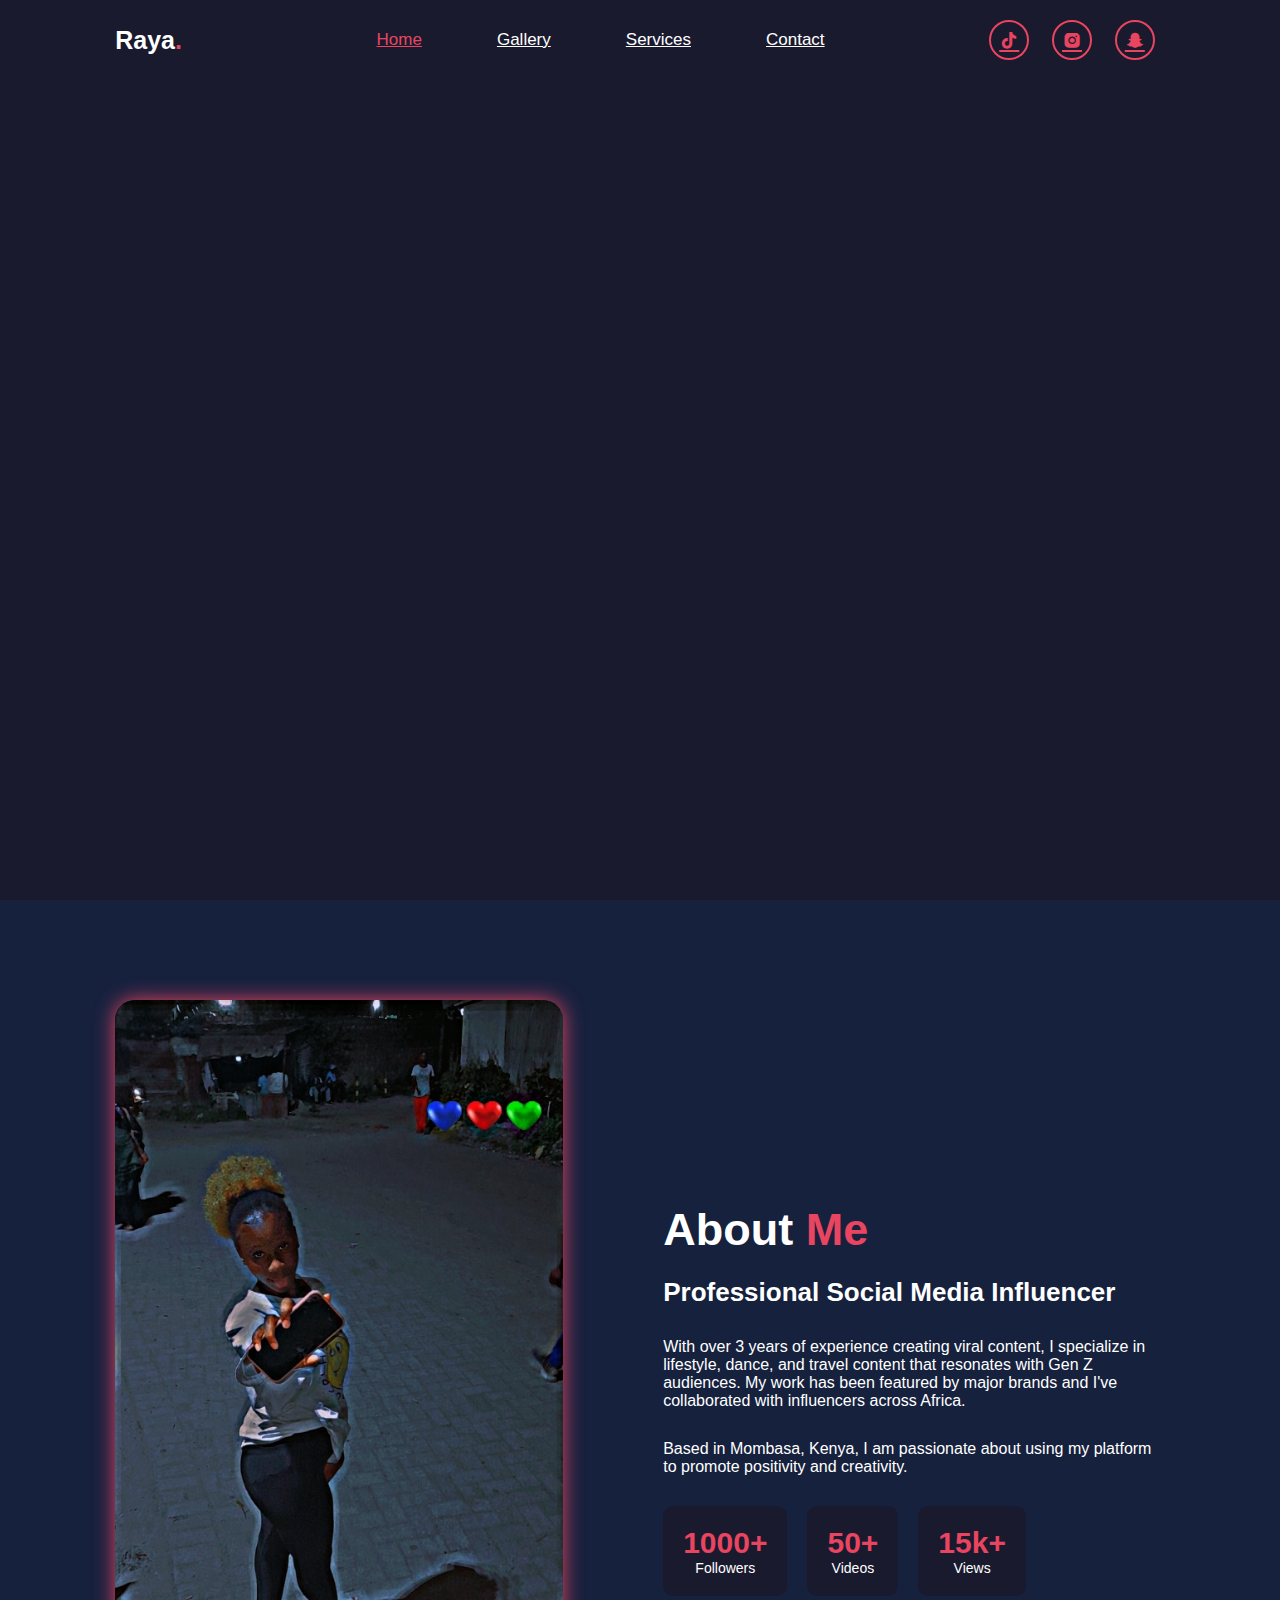
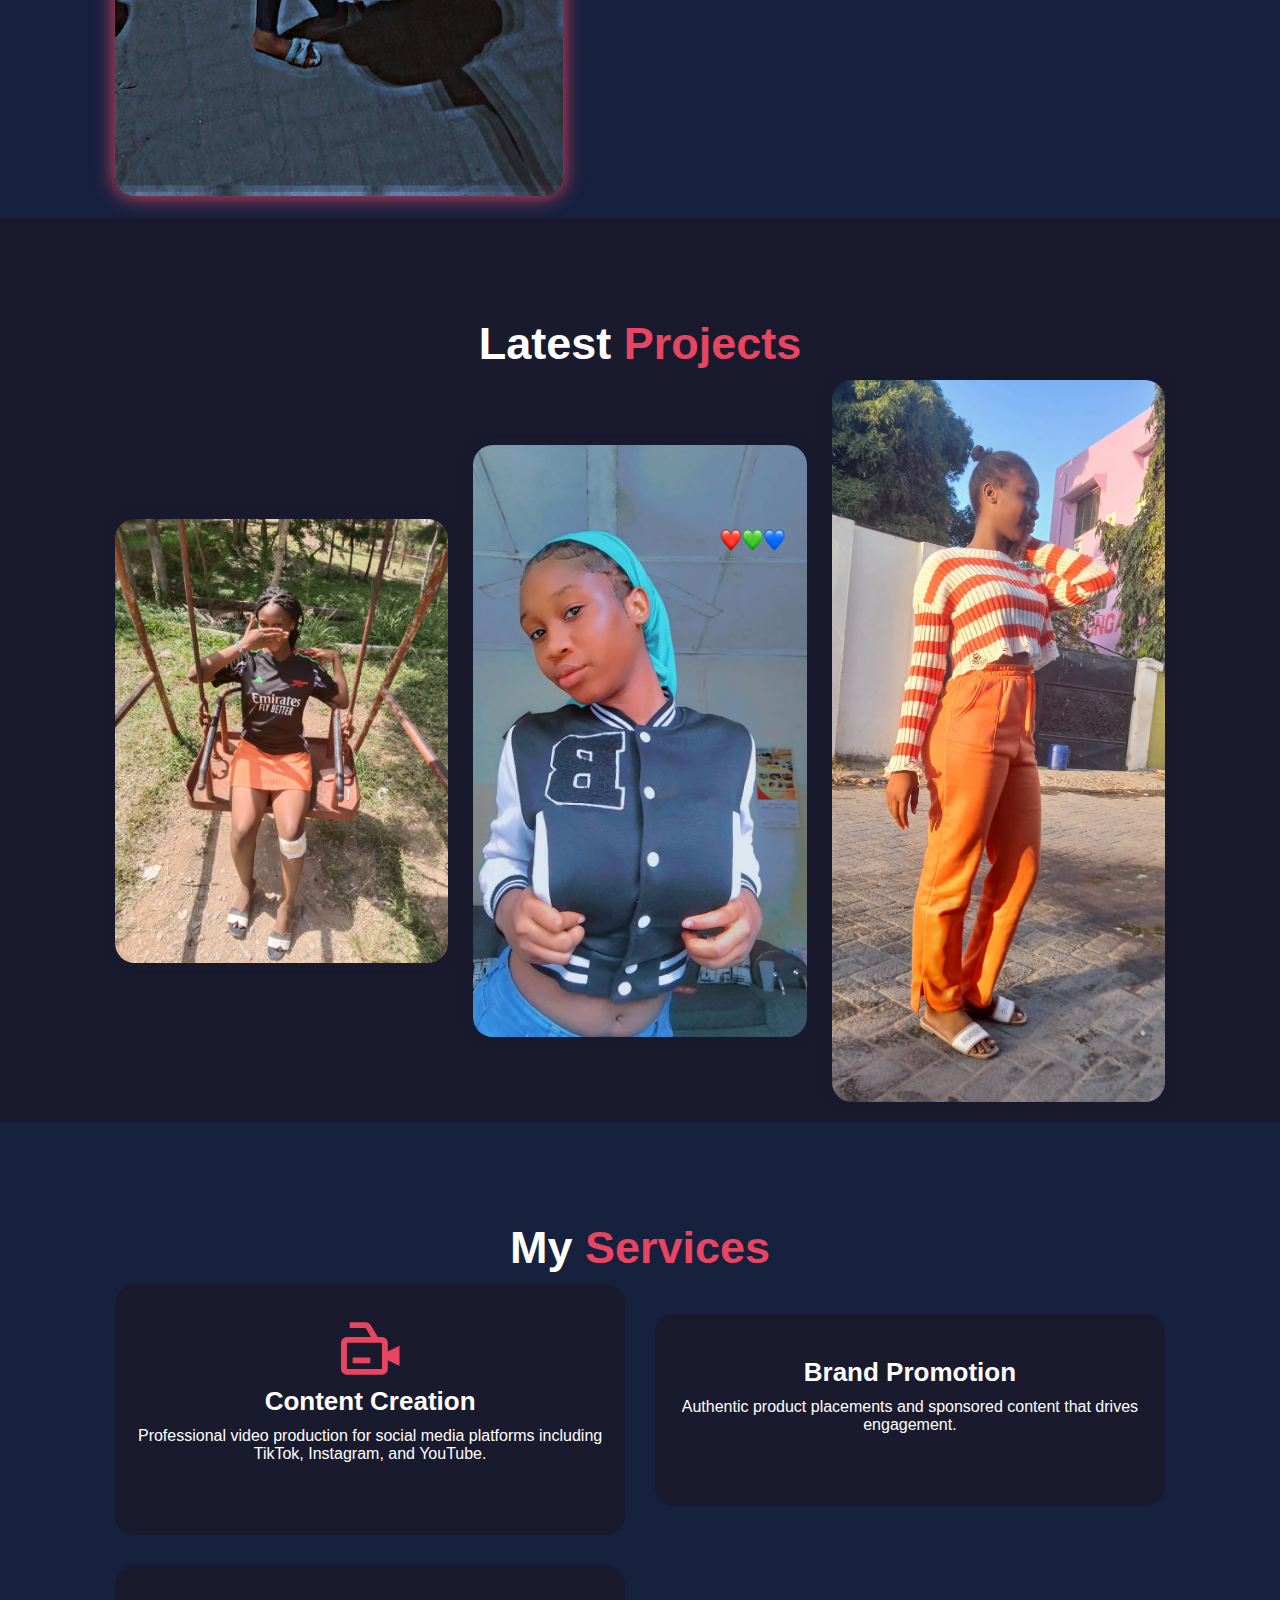
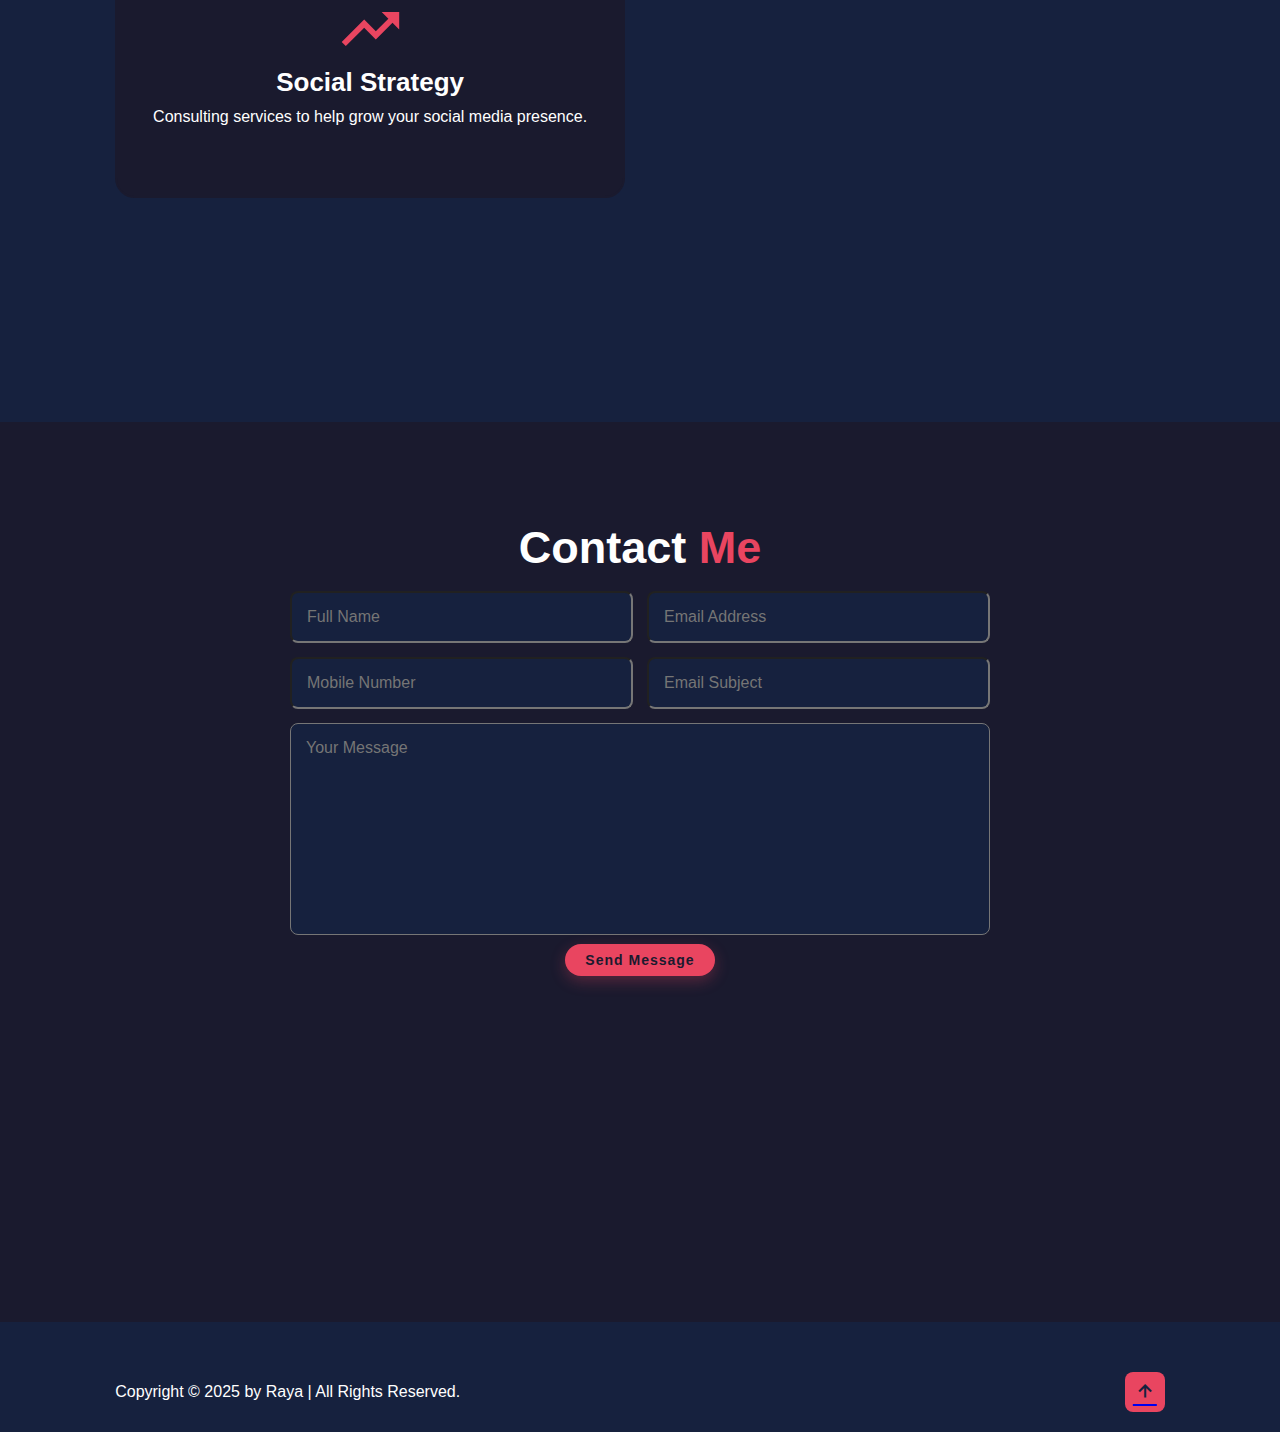
<file: index.html>
<!DOCTYPE html>
<html lang="en">
<head>
    <meta charset="UTF-8">
    <meta name="viewport" content="width=device-width, initial-scale=1.0">
    <title>Raya portfolio</title>
    <link href='https://unpkg.com/boxicons@2.1.4/css/boxicons.min.css' rel='stylesheet'>
    <link rel="stylesheet" href="style.css">
    <link rel="icon" href="logo.jpg" type="image/x-icon">
</head>
<body>
    <!-- Header with Mobile Menu -->
    <header class="header">
        <a href="index.html" class="logo">Raya<span>.</span></a>
        
        <!-- Desktop Navigation -->
        <nav class="navbar">
            <a href="index.html" class="active">Home</a>
            <a href="gallery.html">Gallery</a>
            <a href="service.html">Services</a>
            <a href="contact.html">Contact</a>
        </nav>
        
        <!-- Mobile Menu Toggle -->
        <div class="menu-toggle">
            <i class='bx bx-menu'></i>
        </div>
        
        <!-- Mobile Menu -->
        <div class="mobile-menu">
            <a href="index.html" class="active">Home</a>
            <a href="gallery.html">Gallery</a>
            <a href="service.html">Services</a>
            <a href="contact.html">Contact</a>
        </div>

         <div class="social-media">
            <a href="https://tiktok.com/@user9079599356150" target="_blank"><i class='bx bxl-tiktok'></i></a>
            <a href="https://www.instagram.com/@rayna-001#" target="_blank"><i class='bx bxl-instagram-alt'></i></a>
            <a href="https://snapchat.com/add/@celebkerry45" target="_blank"><i class='bx bxl-snapchat' ></i></a>
        </div>
    </header>

<!-- Home Section -->
    <section class="home" id="home">
        <div class="home-content">
            <h1>RAYA ALLY</h1>
            <h2>I'm a
                <span style="--1:4;" data-type="Tiktoker">Tiktoker</span>
                <span style="--1:3;" data-type="Influencer">Influencer</span>
                <span style="--1:2;" data-type="Dancer">Dancer</span>
                <span style="--1:1;" data-type="Content Creator">Content Creator</span>
            </h2>
            <p>Bringing creativity to life through engaging videos, photos, and social media content. Based in Mombasa, Kenya.</p>
            <a href="#" class="btn">Download Media Kit</a>
        </div>
        
        <div class="home-img">
            <div class="glowing-circle">
                <span></span>
                <span></span>
                <div class="image">
                    <img src="raya4.jpg" alt="Raya">
                </div>
            </div>
        </div>
    </section>

     <!-- About Section -->
    <section class="about" id="about">
        <div class="about-img">
            <img src="raya3.jpg" alt="Raya About">
        </div>
        
        <div class="about-content">
            <h2 class="heading">About <span>Me</span></h2>
            <h3>Professional Social Media Influencer</h3>
            <p>With over 3 years of experience creating viral content, I specialize in lifestyle, dance, and travel content that resonates with Gen Z audiences. My work has been featured by major brands and I've collaborated with influencers across Africa.</p>
            <p>Based in Mombasa, Kenya, I am passionate about using my platform to promote positivity and creativity.</p>
            <div class="stats">
                <div class="stat-box">
                    <h4>1000+</h4>
                    <p>Followers</p>
                </div>
                <div class="stat-box">
                    <h4>50+</h4>
                    <p>Videos</p>
                </div>
                <div class="stat-box">
                    <h4>15k+</h4>
                    <p>Views</p>
                </div>
            </div>
        </div>
    </section>

    <!-- Portfolio Section -->
    <section class="portfolio" id="portfolio">
        <h2 class="heading">Latest <span>Projects</span></h2>
        
        <div class="portfolio-container">
            <div class="portfolio-box">
                <img src="raya2.jpg" alt="Project 1">
                <div class="portfolio-layer">
                    <h4>Beach Dance Series</h4>
                    <p>Viral dance challenge with 100+ views</p>
                    <a href="raya2.jpg" target="_blank"><i class='bx bx-link-external'></i></a>
                </div>
            </div>
            
            <div class="portfolio-box">
                <img src="raya1.jpg" alt="Project 2">
                <div class="portfolio-layer">
                    <h4>Mombasa Food Tour</h4>
                    <p>Sponsored content for local restaurants</p>
                    <a href="raya1.jpg" target="_blank"><i class='bx bx-link-external'></i></a>
                </div>
            </div>
            
            <div class="portfolio-box">
                <img src="raya5.jpg" alt="Project 3">
                <div class="portfolio-layer">
                    <h4>Fitness Challenge</h4>
                    <p>30-day workout series</p>
                    <a href="raya5.jpg" target="_blank"><i class='bx bx-link-external'></i></a>
                </div>
            </div>
        </div>
    </section>

    <!-- Services Section -->
    <section class="services" id="services">
        <h2 class="heading">My <span>Services</span></h2>
        
        <div class="services-container">
            <div class="services-box">
                <i class='bx bx-video-recording'></i>
                <h3>Content Creation</h3>
                <p>Professional video production for social media platforms including TikTok, Instagram, and YouTube.</p>
            </div>
            
            <div class="services-box">
                <i class='bx bx-megaphone'></i>
                <h3>Brand Promotion</h3>
                <p>Authentic product placements and sponsored content that drives engagement.</p>
            </div>
            
            <div class="services-box">
                <i class='bx bx-trending-up'></i>
                <h3>Social Strategy</h3>
                <p>Consulting services to help grow your social media presence.</p>
            </div>
        </div>
    </section>

    <!-- Contact Section -->
    <section class="contact" id="contact">
        <h2 class="heading">Contact <span>Me</span></h2>
        
        <form action="#">
            <div class="input-box">
                <input type="text" placeholder="Full Name">
                <input type="email" placeholder="Email Address">
            </div>
            <div class="input-box">
                <input type="number" placeholder="Mobile Number">
                <input type="text" placeholder="Email Subject">
            </div>
            <textarea cols="30" rows="10" placeholder="Your Message"></textarea>
            <input type="submit" value="Send Message" class="btn">
        </form>
    </section>

 <!-- Footer -->
    <footer class="footer">
        <div class="footer-text">
            <p>Copyright &copy; 2025 by Raya | All Rights Reserved.</p>
        </div>
        
        <div class="footer-iconTop">
            <a href="#home"><i class='bx bx-up-arrow-alt'></i></a>
        </div>
    </footer>

    <script src="try1.js"></script>
</body>
</html>
</file>
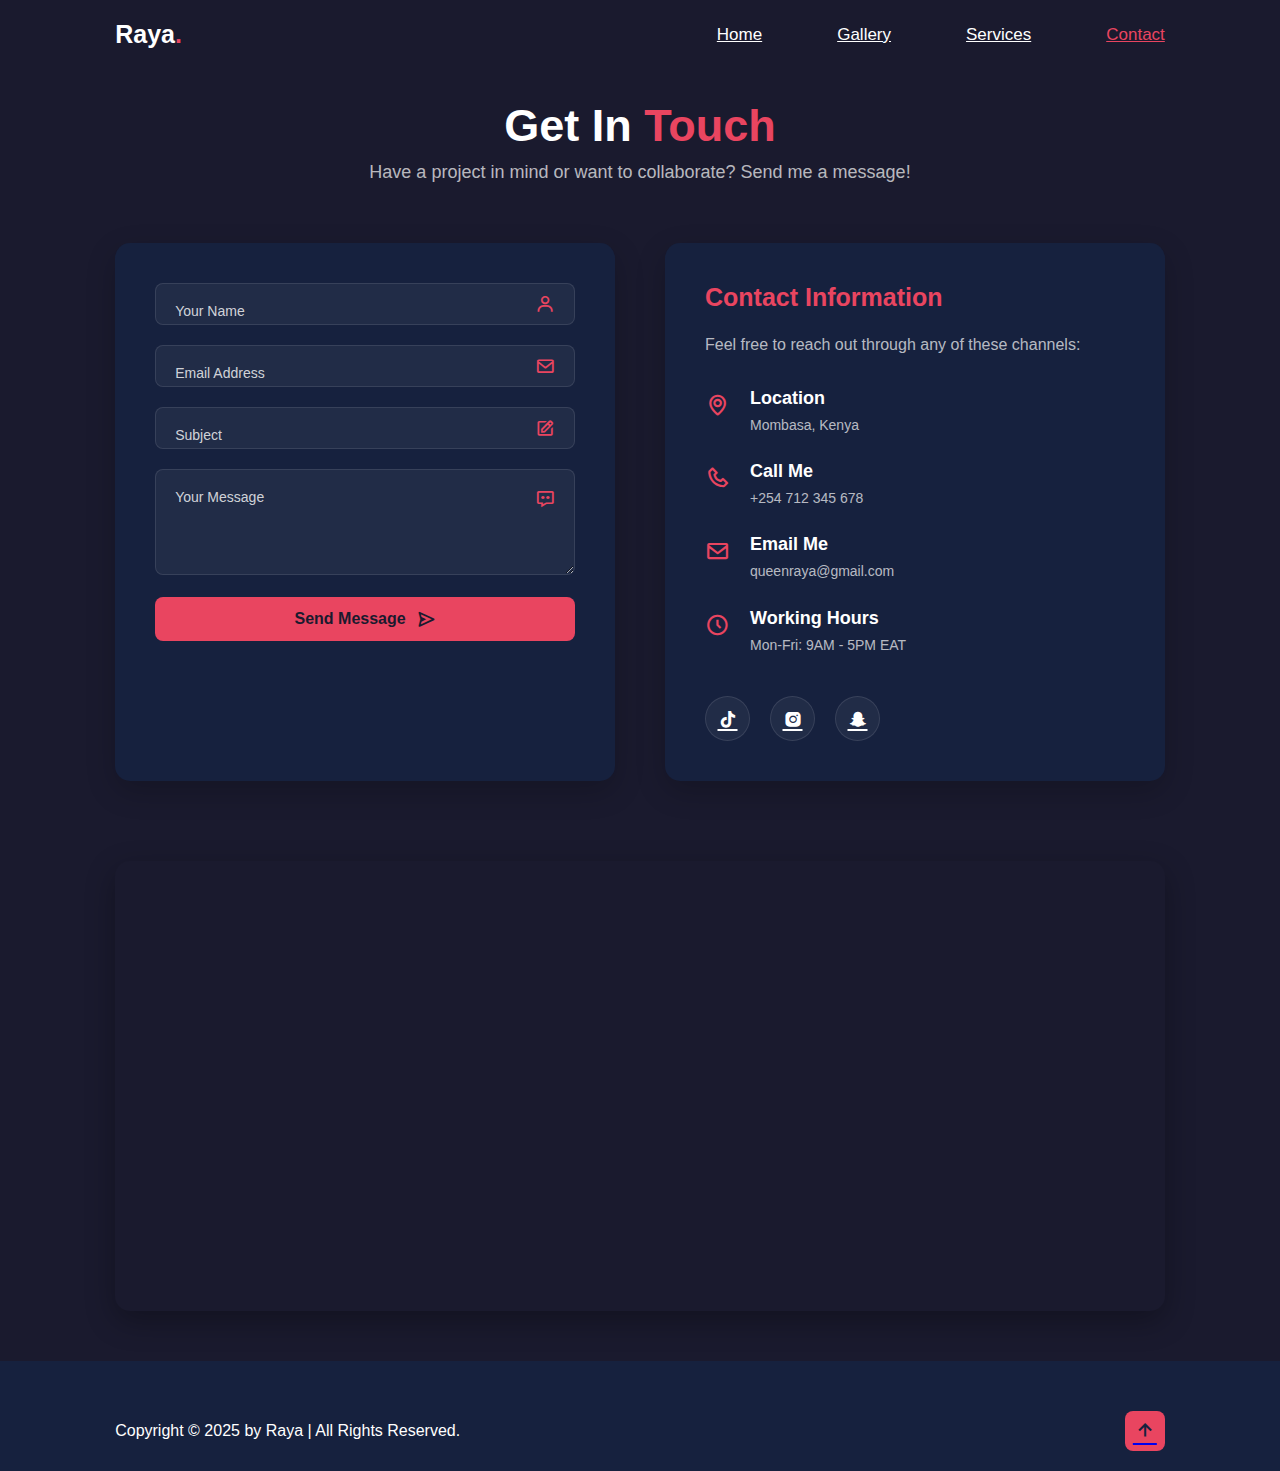
<file: contact.html>
<!DOCTYPE html>
<html lang="en">
<head>
    <meta charset="UTF-8">
    <meta name="viewport" content="width=device-width, initial-scale=1.0">
    <title>Contact Raya | Digital Creator</title>
    <link href='https://unpkg.com/boxicons@2.1.4/css/boxicons.min.css' rel='stylesheet'>
    <link rel="stylesheet" href="style.css">
</head>
<body>
    <!-- Header with Mobile Menu -->
    <header class="header">
        <a href="index.html" class="logo">Raya<span>.</span></a>
        
        <!-- Desktop Navigation -->
        <nav class="navbar">
            <a href="index.html">Home</a>
            <a href="gallery.html">Gallery</a>
            <a href="service.html">Services</a>
            <a href="contact.html" class="active">Contact</a>
        </nav>
        
        <!-- Mobile Menu Toggle -->
        <div class="menu-toggle">
            <i class='bx bx-menu'></i>
        </div>
        
        <!-- Mobile Menu -->
        <div class="mobile-menu">
            <a href="index.html">Home</a>
            <a href="gallery.html">Gallery</a>
            <a href="service.html">Services</a>
            <a href="contact.html" class="active">Contact</a>
        </div>
    </header>

<!-- Contact Section -->
    <section class="contact-section">
        <div class="contact-header">
            <h2>Get In <span>Touch</span></h2>
            <p>Have a project in mind or want to collaborate? Send me a message!</p>
        </div>

        <div class="contact-container">
            <!-- Contact Form -->
            <div class="contact-form">
                <form id="contactForm">
                    <div class="form-group">
                        <input type="text" id="name" required>
                        <label for="name">Your Name</label>
                        <i class='bx bx-user'></i>
                    </div>
                    
                    <div class="form-group">
                        <input type="email" id="email" required>
                        <label for="email">Email Address</label>
                        <i class='bx bx-envelope'></i>
                    </div>
                    
                    <div class="form-group">
                        <input type="text" id="subject" required>
                        <label for="subject">Subject</label>
                        <i class='bx bx-edit'></i>
                    </div>
                    
                    <div class="form-group textarea-group">
                        <textarea id="message" rows="5" required></textarea>
                        <label for="message">Your Message</label>
                        <i class='bx bx-message-dots'></i>
                    </div>
                    
                    <button type="submit" class="submit-btn">
                        <span>Send Message</span>
                        <i class='bx bx-send'></i>
                    </button>
                </form>
            </div>

            <!-- Contact Info -->
            <div class="contact-info">
                <h3>Contact Information</h3>
                <p>Feel free to reach out through any of these channels:</p>
                
                <div class="info-box">
                    <div class="info-item">
                        <i class='bx bx-map'></i>
                        <div>
                            <h4>Location</h4>
                            <p>Mombasa, Kenya</p>
                        </div>
                    </div>
                    
                    <div class="info-item">
                        <i class='bx bx-phone'></i>
                        <div>
                            <h4>Call Me</h4>
                            <p>+254 712 345 678</p>
                        </div>
                    </div>
                    
                    <div class="info-item">
                        <i class='bx bx-envelope'></i>
                        <div>
                            <h4>Email Me</h4>
                            <p>queenraya@gmail.com</p>
                        </div>
                    </div>
                    
                    <div class="info-item">
                        <i class='bx bx-time-five'></i>
                        <div>
                            <h4>Working Hours</h4>
                            <p>Mon-Fri: 9AM - 5PM EAT</p>
                        </div>
                    </div>
                </div>
                
                <div class="social-links">
                    <a href="https://tiktok.com/@user9079599356150" target="_blank"  class="social-icon"><i class='bx bxl-tiktok'></i></a>
                    <a href="https://instagram.com/@rayna-001#"  target="_blank" class="social-icon"><i class='bx bxl-instagram-alt'></i></a>
                    <a href="https://snapchat.com/@celebkerry45" target="_blank" class="social-icon"><i class='bx bxl-snapchat'></i></a>
                </div>
            </div>
        </div>

        <!-- Map Section -->
        <div class="map-section">
            <iframe src="https://www.google.com/maps/embed?pb=!1m18!1m12!1m3!1d3979.817950672339!2d39.66341331528648!3d-4.043518644345549!2m3!1f0!2f0!3f0!3m2!1i1024!2i768!4f13.1!3m3!1m2!1s0x184012e78ec02c3d%3A0x8a7e6b7c1a1b3f4e!2sMombasa%2C%20Kenya!5e0!3m2!1sen!2sus!4v1620000000000!5m2!1sen!2sus" 
                    allowfullscreen="" loading="lazy"></iframe>
        </div>
    </section>

<!-- Footer -->
    <footer class="footer">
        <div class="footer-text">
            <p>Copyright &copy; 2025 by Raya | All Rights Reserved.</p>
        </div>
        <div class="footer-iconTop">
            <a href="#"><i class='bx bx-up-arrow-alt'></i></a>
        </div>
    </footer>

    <script src="contact.js"></script>
</body>
</html>
</file>
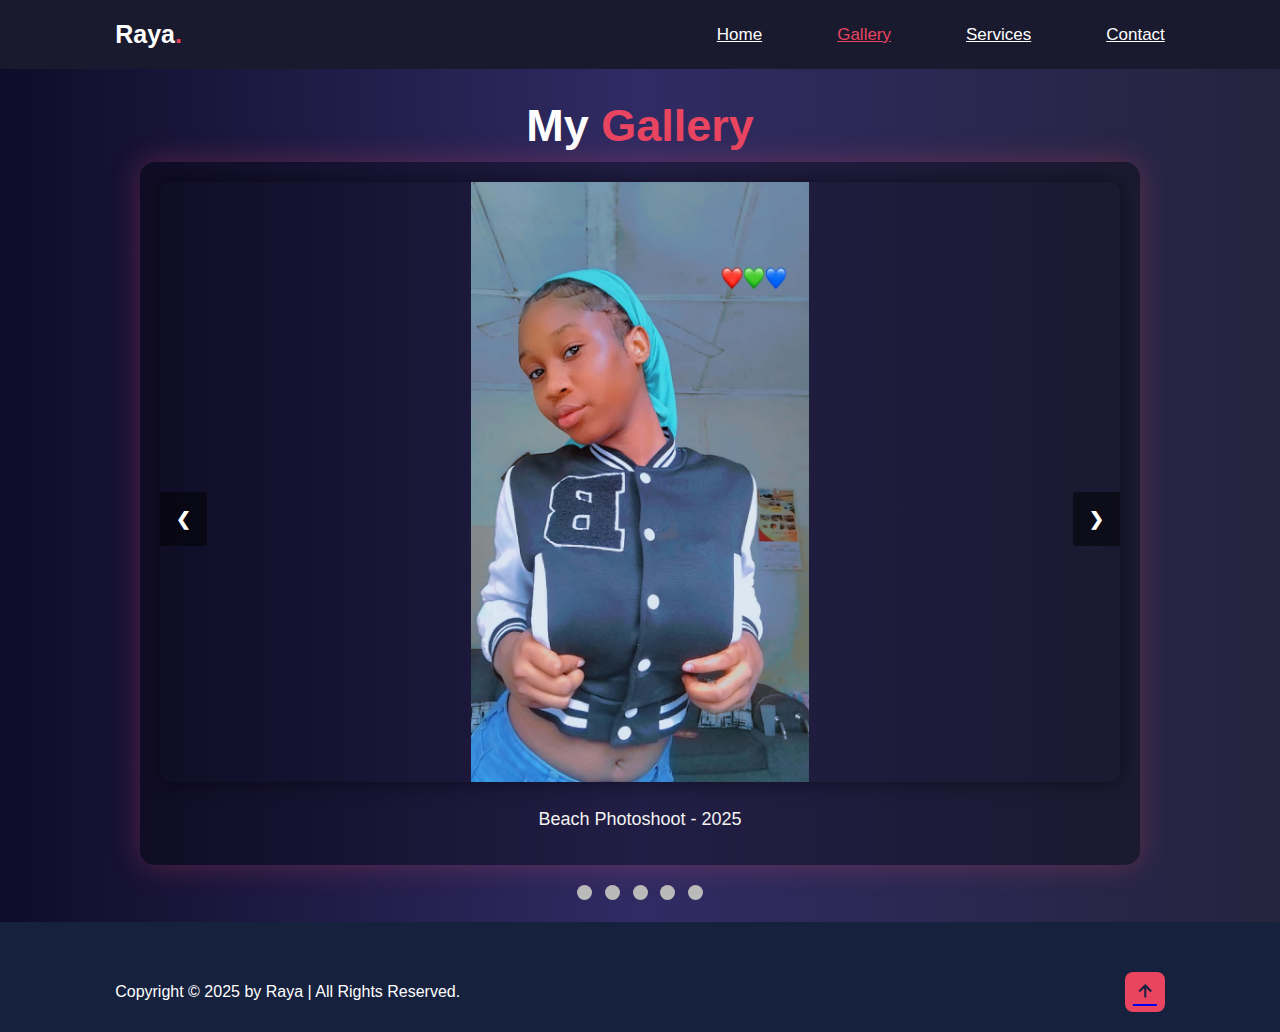
<file: gallery.html>
<!DOCTYPE html>
<html lang="en">
<head>
    <meta charset="UTF-8">
    <meta name="viewport" content="width=device-width, initial-scale=1.0">
    <title>Raya's Galery </title>
    <link href='https://unpkg.com/boxicons@2.1.4/css/boxicons.min.css' rel='stylesheet'>
    <link rel="stylesheet" href="style.css">
</head>
<body>
    <!-- Header with Mobile Menu -->
    <header class="header">
        <a href="index.html" class="logo">Raya<span>.</span></a>
        
        <!-- Desktop Navigation -->
        <nav class="navbar">
            <a href="index.html">Home</a>
            <a href="gallery.html" class="active">Gallery</a>
            <a href="service.html">Services</a>
            <a href="contact.html">Contact</a>
        </nav>
        
        <!-- Mobile Menu Toggle -->
        <div class="menu-toggle">
            <i class='bx bx-menu'></i>
        </div>
        
        <!-- Mobile Menu -->
        <div class="mobile-menu">
            <a href="index.html">Home</a>
            <a href="gallery.html" class="active">Gallery</a>
            <a href="service.html">Services</a>
            <a href="contact.html">Contact</a>
        </div>
    </header>

<!-- Gallery Section -->
    <section class="gallery">
        <h2 class="heading">My <span>Gallery</span></h2>
        
        <div class="slideshow-container">
            <!-- Slides -->
            <div class="mySlides fade">
                <img src="raya1.jpg" alt="Gallery Image 1">
                <div class="caption">Beach Photoshoot - 2025</div>
            </div>
            
            <div class="mySlides fade">
                <img src="raya.jpg" alt="Gallery Image 2">
                <div class="caption">Dance Performance - Nairobi</div>
            </div>
            
            <div class="mySlides fade">
                <img src="raya3.jpg" alt="Gallery Image 3">
                <div class="caption">Brand Collaboration - Mombasa</div>
            </div>
            
            <div class="mySlides fade">
                <img src="raya4.jpg" alt="Gallery Image 4">
                <div class="caption">Travel Vlog - Watamu</div>
            </div>
            
            <div class="mySlides fade">
                <img src="raya6.jpg" alt="Gallery Image 5">
                <div class="caption">Fitness Challenge</div>
            </div>
            
            <!-- Navigation arrows -->
            <a class="prev" onclick="plusSlides(-1)">&#10094;</a>
            <a class="next" onclick="plusSlides(1)">&#10095;</a>
        </div>
        
        <!-- Thumbnail dots -->
        <div class="dots-container">
            <span class="dot" onclick="currentSlide(1)"></span>
            <span class="dot" onclick="currentSlide(2)"></span>
            <span class="dot" onclick="currentSlide(3)"></span>
            <span class="dot" onclick="currentSlide(4)"></span>
            <span class="dot" onclick="currentSlide(5)"></span>
        </div>
    </section>

   <!-- Footer -->
    <footer class="footer">
        <div class="footer-text">
            <p>Copyright &copy; 2025 by Raya | All Rights Reserved.</p>
        </div>
        <div class="footer-iconTop">
            <a href="#"><i class='bx bx-up-arrow-alt'></i></a>
        </div>
    </footer>
    <script src="gallery.js"></script>
</body>
</html>
</file>
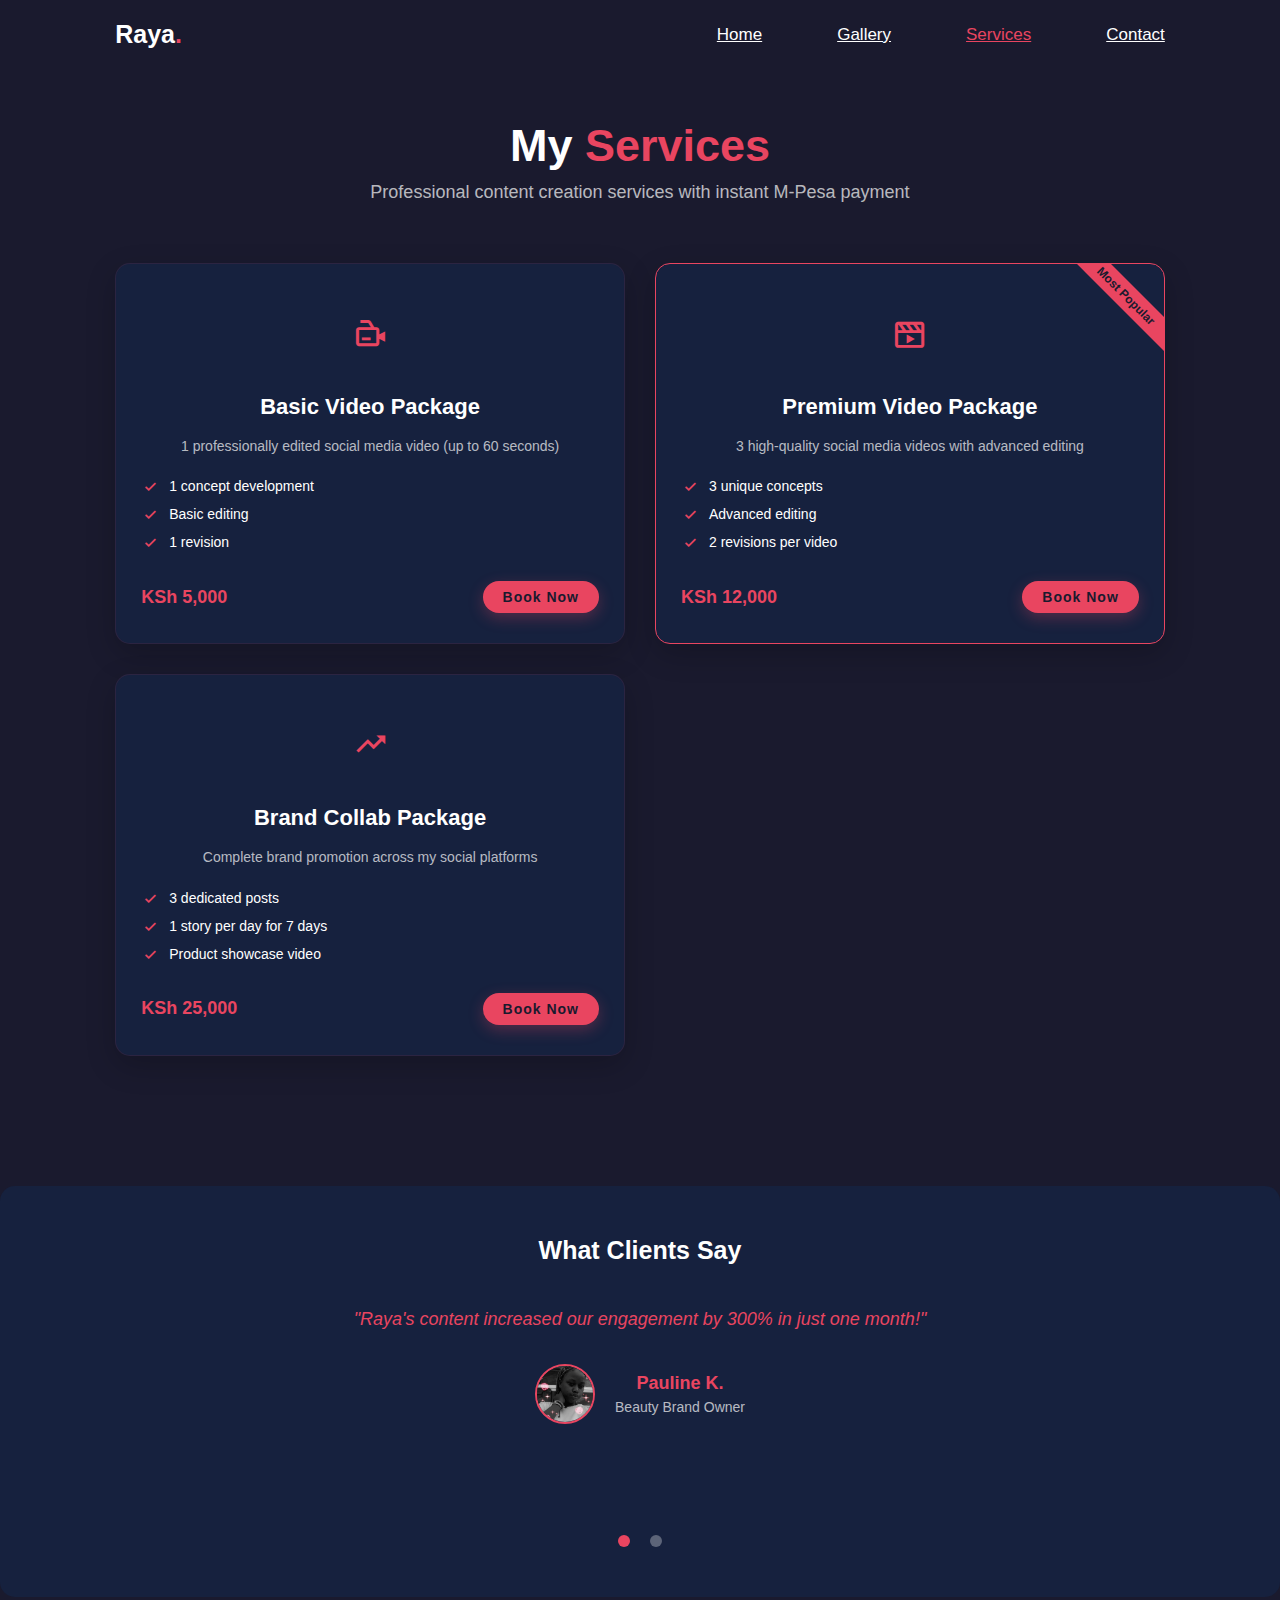
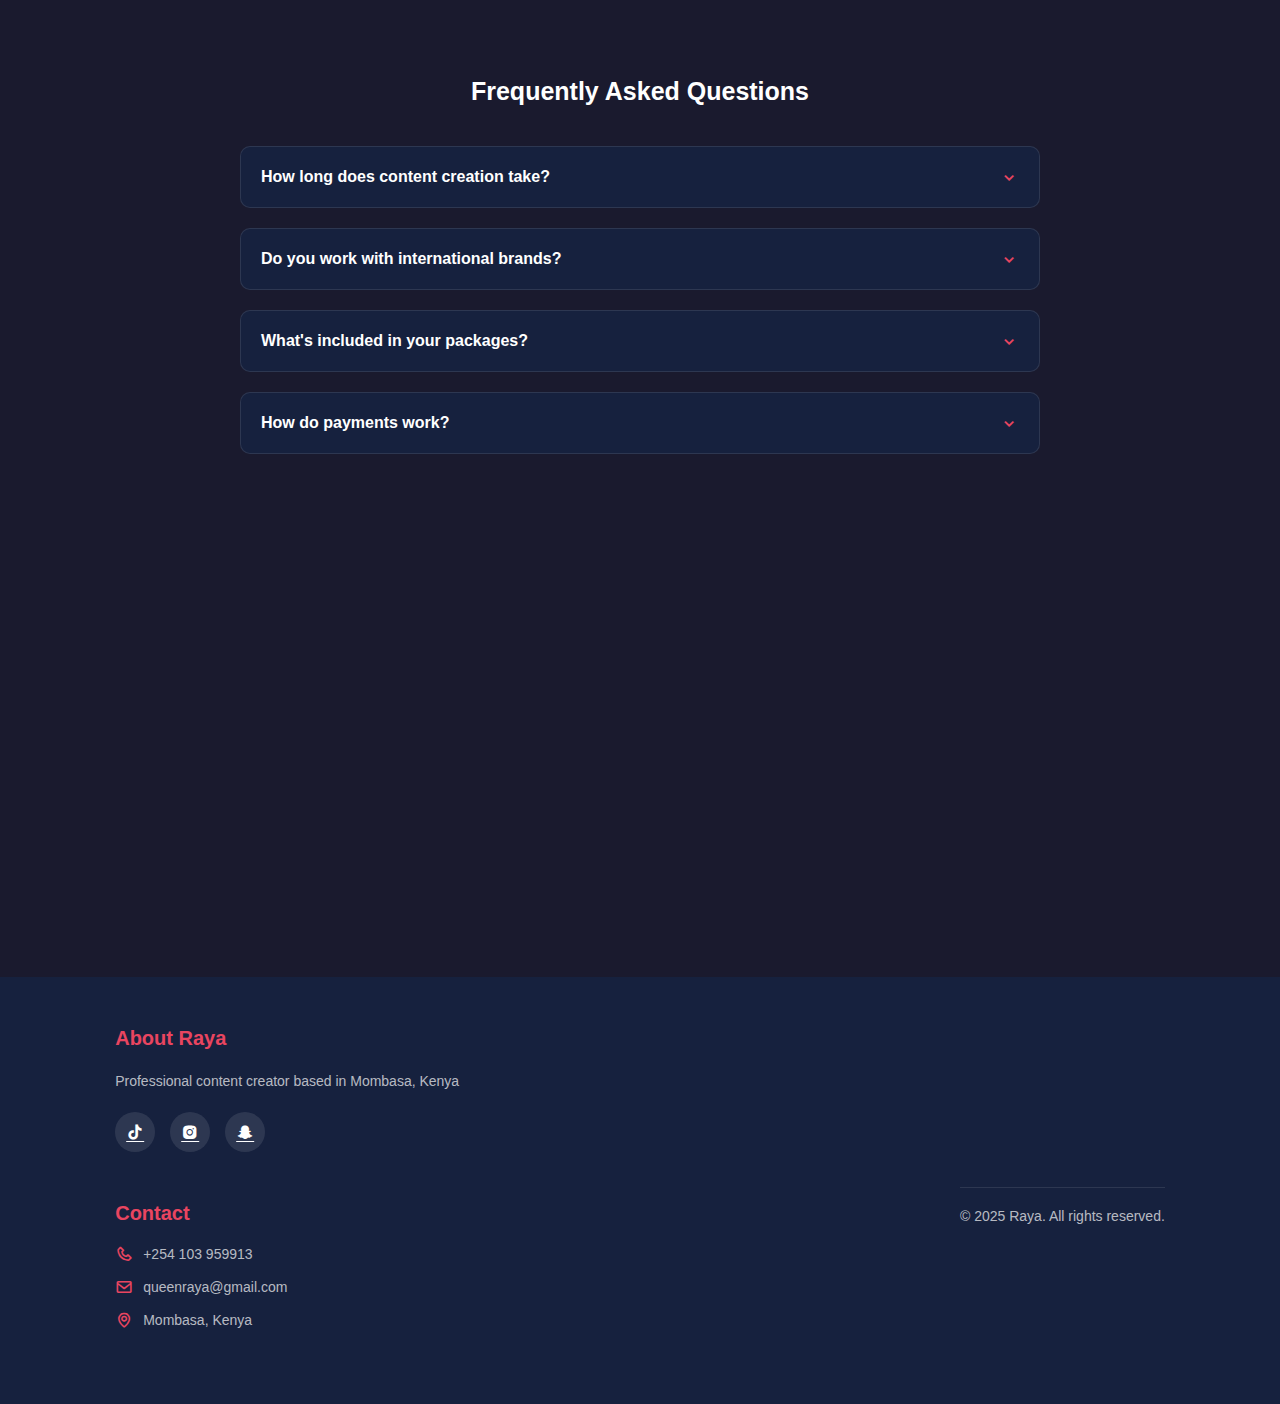
<file: service.html>
<!DOCTYPE html>
<html lang="en">
<head>
    <meta charset="UTF-8">
    <meta name="viewport" content="width=device-width, initial-scale=1.0">
    <title>Raya's Services</title>
    <link href='https://unpkg.com/boxicons@2.1.4/css/boxicons.min.css' rel='stylesheet'>
    <link rel="stylesheet" href="style.css">
    <link rel="icon" href="logo.jpg" type="image/x-icon">
</head>
<body>
    <!-- Header with Mobile Menu -->
    <header class="header">
        <a href="index.html" class="logo">Raya<span>.</span></a>
        
        <!-- Desktop Navigation -->
        <nav class="navbar">
            <a href="index.html">Home</a>
            <a href="gallery.html">Gallery</a>
            <a href="service.html" class="active">Services</a>
            <a href="contact.html">Contact</a>
        </nav>
        
        <!-- Mobile Menu Toggle -->
        <div class="menu-toggle">
            <i class='bx bx-menu'></i>
        </div>
        
        <!-- Mobile Menu -->
        <div class="mobile-menu">
            <a href="index.html">Home</a>
            <a href="gallery.html">Gallery</a>
            <a href="service.html" class="active">Services</a>
            <a href="contact.html">Contact</a>
        </div>
    </header>

  <!-- Services Section -->
    <section class="services-section">
        <div class="services-header">
            <h2>My <span>Services</span></h2>
            <p>Professional content creation services with instant M-Pesa payment</p>
        </div>

        <div class="services-container">
            <!-- Service Card 1 -->
            <div class="service-card">
                <div class="service-icon">
                    <i class='bx bx-video-recording'></i>
                    <div class="icon-bg"></div>
                </div>
                <h3>Basic Video Package</h3>
                <p>1 professionally edited social media video (up to 60 seconds)</p>
                <ul class="service-features">
                    <li><i class='bx bx-check'></i> 1 concept development</li>
                    <li><i class='bx bx-check'></i> Basic editing</li>
                    <li><i class='bx bx-check'></i> 1 revision</li>
                </ul>
                <div class="service-footer">
                    <span class="price">KSh 5,000</span>
                    <button class="btn book-btn" data-service="Basic Video Package" data-price="5000">Book Now</button>
                </div>
            </div>

            <!-- Service Card 2 -->
            <div class="service-card featured">
                <div class="featured-badge">Most Popular</div>
                <div class="service-icon">
                    <i class='bx bx-movie-play'></i>
                    <div class="icon-bg"></div>
                </div>
                <h3>Premium Video Package</h3>
                <p>3 high-quality social media videos with advanced editing</p>
                <ul class="service-features">
                    <li><i class='bx bx-check'></i> 3 unique concepts</li>
                    <li><i class='bx bx-check'></i> Advanced editing</li>
                    <li><i class='bx bx-check'></i> 2 revisions per video</li>
                </ul>
                <div class="service-footer">
                    <span class="price">KSh 12,000</span>
                    <button class="btn book-btn" data-service="Premium Video Package" data-price="12000">Book Now</button>
                </div>
            </div>

            <!-- Service Card 3 -->
            <div class="service-card">
                <div class="service-icon">
                    <i class='bx bx-trending-up'></i>
                    <div class="icon-bg"></div>
                </div>
                <h3>Brand Collab Package</h3>
                <p>Complete brand promotion across my social platforms</p>
                <ul class="service-features">
                    <li><i class='bx bx-check'></i> 3 dedicated posts</li>
                    <li><i class='bx bx-check'></i> 1 story per day for 7 days</li>
                    <li><i class='bx bx-check'></i> Product showcase video</li>
                </ul>
                <div class="service-footer">
                    <span class="price">KSh 25,000</span>
                    <button class="btn book-btn" data-service="Brand Collab Package" data-price="25000">Book Now</button>
                </div>
            </div>
        </div>
    </section>

    <!-- Payment Modal -->
    <div class="payment-modal" id="paymentModal">
        <div class="modal-content">
            <span class="close-modal">&times;</span>
            <h3>Complete Your Booking</h3>
            <form id="paymentForm">
                <div class="form-group">
                    <label for="serviceName"></label>
                    <input type="text" id="serviceName" readonly>
                </div>
                <div class="form-group">
                    <label for="servicePrice">:</label>
                    <input type="text" id="servicePrice" readonly>
                </div>
                <div class="form-group">
                    <label for="clientName"></label>
                    <input type="text" id="clientName" placeholder="Full Names" required>
                </div>
                <div class="form-group">
                    <label for="phoneNumber"></label>
                    <input type="tel" id="phoneNumber" placeholder="e.g. 254712345678" required>
                </div>
                <div class="form-group">
                    <label for="email"></label>
                    <input type="email" id="email" placeholder="Email Address" required>
                </div>
                <div class="form-group">
                    <label for="details"></label>
                    <textarea id="details" rows="4" placeholder="project details" required></textarea>
                </div>
                <button type="submit" class="submit-btn">
                    <span>Complete Payment</span>
                    <i class='bx bx-money'></i>
                </button>
            </form>
         
        </div>
    </div>

    <!-- Payment Success Modal -->
    <div class="success-modal" id="successModal">
        <div class="success-content">
            <i class='bx bx-check-circle'></i>
            <h3>Payment Successful!</h3>
            <p>Thank you for your booking. I'll contact you within 24 hours to discuss your project details.</p>
            <button class="btn" id="closeSuccess">Done</button>
        </div>
    </div>

            <!-- Testimonials Section -->
        <div class="testimonials">
            <h3>What Clients Say</h3>
            <div class="testimonial-slider">
                <div class="testimonial active">
                    <p>"Raya's content increased our engagement by 300% in just one month!"</p>
                    <div class="client">
                        <img src="pammy2.jpg" alt="Client">
                        <div class="client-info">
                            <h4>Pauline K.</h4>
                            <span>Beauty Brand Owner</span>
                        </div>
                    </div>
                </div>
                <div class="testimonial">
                    <p>"The videos she created perfectly captured our brand's personality."</p>
                    <div class="client">
                        <img src="somz.jpg" alt="Client">
                        <div class="client-info">
                            <h4>Somz M.</h4>
                            <span>Restaurant Manager</span>
                        </div>
                    </div>
                </div>
            </div>
            <div class="testimonial-dots">
                <span class="dot active"></span>
                <span class="dot"></span>
            </div>
        </div>
    </section>

    <!-- FAQ Section -->
    <section class="faq-section">
        <h3>Frequently Asked Questions</h3>
        <div class="faq-container">
            <div class="faq-item">
                <div class="faq-question">
                    <h4>How long does content creation take?</h4>
                    <i class='bx bx-chevron-down'></i>
                </div>
                <div class="faq-answer">
                    <p>Most projects are completed within 5-7 business days. Rush delivery is available for an additional fee.</p>
                </div>
            </div>
            <div class="faq-item">
                <div class="faq-question">
                    <h4>Do you work with international brands?</h4>
                    <i class='bx bx-chevron-down'></i>
                </div>
                <div class="faq-answer">
                    <p>Yes! I've collaborated with brands across Africa, Europe, and North America. Remote work is available.</p>
                </div>
            </div>
            <div class="faq-item">
                <div class="faq-question">
                    <h4>What's included in your packages?</h4>
                    <i class='bx bx-chevron-down'></i>
                </div>
                <div class="faq-answer">
                    <p>All packages include concept development, filming, editing, and 2 rounds of revisions.</p>
                </div>
            </div>
            <div class="faq-item">
                <div class="faq-question">
                    <h4>How do payments work?</h4>
                    <i class='bx bx-chevron-down'></i>
                </div>
                <div class="faq-answer">
                    <p>A 50% deposit is required to book, with the balance due upon project completion.</p>
                </div>
            </div>
        </div>
    </section>

     <!-- Footer -->
    <footer class="footer">
        <div class="footer-content">
            <div class="footer-about">
                <h3>About Raya</h3>
                <p>Professional content creator based in Mombasa, Kenya</p>
                <div class="footer-social">
                    <a href="https://tiktok.com/@user9079599356150" target="_blank"><i class='bx bxl-tiktok'></i></a>
                    <a href="https://instagram.com/@rayna-001#" target="_blank"><i class='bx bxl-instagram-alt'></i></a>
                    <a href="https://snapchat.com/@celebkerry45" target="_blank"><i class='bx bxl-snapchat'></i></a>
                </div>
            </div>
            <div class="footer-contact">
                <h3>Contact</h3>
                <p><i class='bx bx-phone'></i> +254 103 959913</p>
                <p><i class='bx bx-envelope'></i> queenraya@gmail.com</p>
                <p><i class='bx bx-map'></i> Mombasa, Kenya</p>
            </div>
        </div>
        <div class="footer-bottom">
            <p>&copy; 2025 Raya. All rights reserved.</p>
        </div>
    </footer>

    <script src="service.js"></script>
</body>
</html>
</file>
<file: style.css>
/* Global Styles */
:root {
    --bg-color: #1a1a2e;
    --second-bg-color: #16213e;
    --text-color: #fff;
    --main-color: #e94560;
    --accent-color: #0f3460;
}

* {
    margin: 0;
    padding: 0;
    box-sizing: border-box;
    font-family: 'Poppins', sans-serif;
    scroll-behavior: smooth;
}

html {
    font-size: 62.5%;
    overflow-x: hidden;
}

body {
    background: var(--bg-color);
    color: var(--text-color);
}

section {
    min-height: 100vh;
    padding: 10rem 9% 2rem;
}

/* ===== Animation Keyframes ===== */
@keyframes show-content {
    100% {
        visibility: visible;
        opacity: 1;
    }
}

@keyframes display-text {
    25%,100% {
        display: none;
    }
}

@keyframes fill-text {
    10%,100% {
        width: 0;
    }
    70%,90% {
        width: 100%;
    }
}

@keyframes rotate-border {
    100% {
        transform: rotate(360deg);
    }
}

@keyframes show-bars {
    100% {
        transform: translateY(0%);
    }
}

/* Mobile Menu Styles */
.menu-toggle {
    display: none;
    font-size: 2.5rem;
    color: var(--text-color);
    cursor: pointer;
    z-index: 1001;
}

.mobile-menu {
    position: fixed;
    top: 0;
    right: -100%;
    width: 70%;
    height: 100vh;
    background: var(--second-bg-color);
    display: flex;
    flex-direction: column;
    align-items: center;
    justify-content: center;
    gap: 2rem;
    transition: right 0.5s ease;
    z-index: 1000;
}

.mobile-menu.active {
    right: 0;
}

.mobile-menu a {
    font-size: 2rem;
    color: var(--text-color);
    padding: 1rem 2rem;
    transition: color 0.3s ease;
}

.mobile-menu a:hover,
.mobile-menu a.active {
    color: var(--main-color);
}

/* Add to your existing media query */
@media (max-width: 768px) {
    .menu-toggle {
        display: block;
    }
    
    .navbar {
        display: none;
    }
}

@media (max-width: 576px) {
    .mobile-menu {
        width: 80%;
    }
}

/* Header Styles */
.header {
    position: fixed;
    top: 0;
    left: 0;
    width: 100%;
    padding: 2rem 9%;
    background: var(--bg-color);
    display: flex;
    justify-content: space-between;
    align-items: center;
    z-index: 100;
}

.logo {
    font-size: 2.5rem;
    color: var(--text-color);
    font-weight: 600;
    cursor: default;
}

.logo span {
    color: var(--main-color);
}

.navbar a {
    font-size: 1.7rem;
    color: var(--text-color);
    margin-left: 4rem;
    transition: .3s;
}

.navbar a:hover,
.navbar a.active {
    color: var(--main-color);
}

.social-media a {
    display: inline-flex;
    justify-content: center;
    align-items: center;
    width: 4rem;
    height: 4rem;
    background: transparent;
    border: .2rem solid var(--main-color);
    border-radius: 50%;
    font-size: 2rem;
    color: var(--main-color);
    margin: 0 1rem;
    transition: .5s ease;
}

.social-media a:hover {
    background: var(--main-color);
    color: var(--second-bg-color);
    box-shadow: 0 0 1rem var(--main-color);
}



.home {
    display: flex;
    justify-content: center;
    align-items: center;
    gap: 10rem;
    height: 100vh;
    padding: 0 9%;
    visibility: hidden;
    opacity: 0;
    animation: show-content 5s linear forwards;
    animation-delay: 1.6s;
}

.home-content h1 {
    font-size: 5.5rem;
    font-weight: 700;
    line-height: 1.3;
}

.home-content h2 {
    font-size: 3.2rem;
    font-weight: 700;
    margin-top: -1rem;
}

.home-content h2 span {
    position: relative;
    display: inline-block;
    color: transparent;
    -webkit-text-stroke: .7px var(--main-color);
    animation: display-text 16s linear infinite;
    animation-delay: calc(-4s * var(--1));
}

.home-content span::before {
    content: attr(data-type);
    position: absolute;
    width: 0;
    border-right: 2px solid var(--main-color);
    color: var(--main-color);
    white-space: nowrap;
    overflow: hidden;
    animation: fill-text 4s linear forwards;
}

.home-content p {
    font-size: 1.6rem;
    margin: 2rem 0 4rem;
}

.btn {
    display: inline-block;
    padding: 1.2rem 2.8rem;
    background: var(--main-color);
    border-radius: 4rem;
    box-shadow: 0 0 1rem var(--main-color);
    font-size: 1.6rem;
    color: var(--second-bg-color);
    letter-spacing: .1rem;
    font-weight: 600;
    transition: .5s ease;
}

.btn:hover {
    box-shadow: none;
}

.home-img .glowing-circle {
    position: relative;
    width: 35rem;
    height: 35rem;
    border-radius: 50%;
    display: flex;
    justify-content: center;
    align-items: center;
}

.glowing-circle span {
    position: absolute;
    width: 100%;
    height: 100%;
    background: var(--accent-color);
    border-radius: 50%;
}

.glowing-circle span:nth-child(1) {
    filter: blur(10px);
}

.glowing-circle .image {
    position: relative;
    width: 32rem;
    height: 32rem;
    border-radius: 50%;
    z-index: 1;
    overflow: hidden;
}

.image img {
    position: absolute;
    top: 0;
    left: 0;
    width: 100%;
    height: 100%;
    object-fit: cover;
}

/* About Section */
.about {
    display: flex;
    justify-content: center;
    align-items: center;
    gap: 10rem;
    background: var(--second-bg-color);
}

.about-img img {
    width: 35vw;
    border-radius: 2rem;
    box-shadow: 0 0 2rem var(--main-color);
}

.heading {
    text-align: center;
    font-size: 4.5rem;
}

.about-content h2 {
    text-align: left;
    line-height: 1.2;
}

.about-content h3 {
    font-size: 2.6rem;
    margin: 2rem 0 3rem;
}

.about-content p {
    font-size: 1.6rem;
    margin: 2rem 0 3rem;
}

.stats {
    display: flex;
    gap: 2rem;
}

.stat-box {
    text-align: center;
    padding: 2rem;
    border-radius: 1rem;
    background: var(--bg-color);
}

.stat-box h4 {
    font-size: 3rem;
    color: var(--main-color);
}

.stat-box p {
    font-size: 1.4rem;
    margin: 0;
}

/* Portfolio Section */
.portfolio {
    background: var(--bg-color);
}

.portfolio-container {
    display: grid;
    grid-template-columns: repeat(3, 1fr);
    align-items: center;
    gap: 2.5rem;
}

.portfolio-box {
    position: relative;
    border-radius: 2rem;
    box-shadow: 0 0 1rem var(--bg-color);
    overflow: hidden;
    display: flex;
}

.portfolio-box img {
    width: 100%;
    transition: .5s ease;
}

.portfolio-box:hover img {
    transform: scale(1.1);
}

.portfolio-layer {
    position: absolute;
    bottom: 0;
    left: 0;
    width: 100%;
    height: 100%;
    background: linear-gradient(rgba(0,0,0,.1), var(--main-color));
    display: flex;
    justify-content: center;
    align-items: center;
    flex-direction: column;
    text-align: center;
    padding: 0 4rem;
    transform: translateY(100%);
    transition: .5s ease;
}

.portfolio-box:hover .portfolio-layer {
    transform: translateY(0);
}

.portfolio-layer h4 {
    font-size: 3rem;
}

.portfolio-layer p {
    font-size: 1.6rem;
    margin: .3rem 0 1rem;
}

.portfolio-layer a {
    display: inline-flex;
    justify-content: center;
    align-items: center;
    width: 5rem;
    height: 5rem;
    background: var(--text-color);
    border-radius: 50%;
}

.portfolio-layer a i {
    font-size: 2rem;
    color: var(--second-bg-color);
}

/* Services Section */
.services {
    background: var(--second-bg-color);
}

.services-container {
    display: flex;
    justify-content: center;
    align-items: center;
    flex-wrap: wrap;
    gap: 2rem;
}

.services-box {
    flex: 1 1 30rem;
    background: var(--bg-color);
    padding: 3rem 2rem 4rem;
    border-radius: 2rem;
    text-align: center;
    border: .2rem solid var(--bg-color);
    transition: .5s ease;
}

.services-box:hover {
    border-color: var(--main-color);
    transform: scale(1.02);
}

.services-box i {
    font-size: 7rem;
    color: var(--main-color);
}

.services-box h3 {
    font-size: 2.6rem;
}

.services-box p {
    font-size: 1.6rem;
    margin: 1rem 0 3rem;
}

/* Contact Section */
.contact {
    background: var(--bg-color);
}

.contact form {
    max-width: 70rem;
    margin: 1rem auto;
    text-align: center;
    margin-bottom: 3rem;
}

.contact form .input-box {
    display: flex;
    justify-content: space-between;
    flex-wrap: wrap;
}

.contact form .input-box input,
.contact form textarea {
    width: 100%;
    padding: 1.5rem;
    font-size: 1.6rem;
    color: var(--text-color);
    background: var(--second-bg-color);
    border-radius: .8rem;
    margin: .7rem 0;
}

.contact form .input-box input {
    width: 49%;
}

.contact form textarea {
    resize: none;
}

/* Footer */
.footer {
    display: flex;
    justify-content: space-between;
    align-items: center;
    flex-wrap: wrap;
    padding: 2rem 9%;
    background: var(--second-bg-color);
}

.footer-text p {
    font-size: 1.6rem;
}

.footer-iconTop a {
    display: inline-flex;
    justify-content: center;
    align-items: center;
    padding: .8rem;
    background: var(--main-color);
    border-radius: .8rem;
    transition: .5s ease;
}

.footer-iconTop a:hover {
    box-shadow: 0 0 1rem var(--main-color);
}

.footer-iconTop a i {
    font-size: 2.4rem;
    color: var(--second-bg-color);
}

/* Responsive Design */
@media (max-width: 1200px) {
    html {
        font-size: 55%;
    }
}

@media (max-width: 991px) {
    .header {
        padding: 2rem 3%;
    }

    section {
        padding: 10rem 3% 2rem;
    }

    .services,
    .portfolio {
        padding-bottom: 7rem;
    }

    .contact {
        min-height: auto;
    }

    .footer {
        padding: 2rem 3%;
    }
}

@media (max-width: 768px) {
    .home {
        flex-direction: column;
    }

    .home-content h1 {
        font-size: 5rem;
    }

    .home-img {
        margin-top: 4rem;
    }

    .about {
        flex-direction: column-reverse;
    }

    .about img {
        width: 70vw;
        margin-top: 4rem;
    }

    .portfolio-container {
        grid-template-columns: repeat(2, 1fr);
    }
}

@media (max-width: 617px) {
    .portfolio-container {
        grid-template-columns: 1fr;
    }
}

@media (max-width: 450px) {
    html {
        font-size: 50%;
    }

    .contact form .input-box input {
        width: 100%;
    }
}

/* Gallery Styles */
.gallery {
    min-height: 100vh;
    padding: 10rem 9% 2rem;
    background: #0f0c29;
    background: linear-gradient(to right, #0f0c29, #302b63, #24243e);
}

.heading {
    text-align: center;
    font-size: 4.5rem;
    margin-bottom: 5rem;
}

.heading span {
    color: #e94560;
}

/* Slideshow container */
.slideshow-container {
    max-width: 1000px;
    position: relative;
    margin: auto;
    padding: 20px;
    border-radius: 15px;
    background: rgba(0, 0, 0, 0.3);
    box-shadow: 0 0 30px rgba(233, 69, 96, 0.3);
}

/* Hide the images by default */
.mySlides {
    display: none;
    text-align: center;
}

.mySlides img {
    width: 100%;
    max-height: 600px;
    object-fit: contain;
    border-radius: 10px;
    box-shadow: 0 0 20px rgba(0, 0, 0, 0.5);
}

/* Caption text */
.caption {
    color: #f2f2f2;
    font-size: 1.8rem;
    padding: 15px 0;
    position: relative;
    width: 100%;
    text-align: center;
    margin-top: 10px;
}

/* Next & previous buttons */
.prev, .next {
    cursor: pointer;
    position: absolute;
    top: 50%;
    width: auto;
    margin-top: -22px;
    padding: 16px;
    color: white;
    font-weight: bold;
    font-size: 18px;
    transition: 0.6s ease;
    border-radius: 0 3px 3px 0;
    user-select: none;
    background-color: rgba(0, 0, 0, 0.5);
}

/* Position the "next button" to the right */
.next {
    right: 20px;
    border-radius: 3px 0 0 3px;
}

.prev {
    left: 20px;
}

/* On hover, add a black background color with a little bit see-through */
.prev:hover, .next:hover {
    background-color: rgba(233, 69, 96, 0.8);
}

/* The dots/bullets/indicators */
.dots-container {
    text-align: center;
    margin-top: 20px;
}

.dot {
    cursor: pointer;
    height: 15px;
    width: 15px;
    margin: 0 5px;
    background-color: #bbb;
    border-radius: 50%;
    display: inline-block;
    transition: background-color 0.6s ease;
}

.active, .dot:hover {
    color: #e94560;
}

/* Fading animation */
.fade {
    animation-name: fade;
    animation-duration: 1.5s;
}

@keyframes fade {
    from {opacity: .4}
    to {opacity: 1}
}

/* Responsive layout */
@media (max-width: 768px) {
    .heading {
        font-size: 3.5rem;
    }
    
    .slideshow-container {
        padding: 10px;
    }
    
    .caption {
        font-size: 1.4rem;
    }
}

/* Services Page Styles */
:root {
    --bg-color: #1a1a2e;
    --second-bg-color: #16213e;
    --text-color: #fff;
    --main-color: #e94560;
    --accent-color: #0f3460;
}

.services-section {
    padding: 10rem 9% 5rem;
    background: var(--bg-color);
}

.services-header {
    text-align: center;
    margin-bottom: 6rem;
}

.heading {
    font-size: 4.5rem;
    margin-bottom: 1rem;
}

.heading span {
    color: var(--main-color);
}

.subheading {
    font-size: 1.8rem;
    color: rgba(255, 255, 255, 0.7);
}

/* Services Container */
.services-container {
    display: grid;
    grid-template-columns: repeat(auto-fit, minmax(300px, 1fr));
    gap: 3rem;
    margin-bottom: 8rem;
}

.service-card {
    background: var(--second-bg-color);
    border-radius: 15px;
    padding: 3rem 2.5rem;
    text-align: center;
    transition: all 0.3s ease;
    position: relative;
    overflow: hidden;
    border: 1px solid rgba(233, 69, 96, 0.1);
    box-shadow: 0 10px 30px rgba(0, 0, 0, 0.2);
}

.service-card:hover {
    transform: translateY(-10px);
    box-shadow: 0 15px 35px rgba(233, 69, 96, 0.2);
    border-color: rgba(233, 69, 96, 0.3);
}

.service-card.featured {
    border: 1px solid var(--main-color);
}

.featured-badge {
    position: absolute;
    top: 20px;
    right: -30px;
    background: var(--main-color);
    color: var(--bg-color);
    padding: 5px 30px;
    font-size: 1.2rem;
    font-weight: 600;
    transform: rotate(45deg);
}

.service-icon {
    position: relative;
    width: 80px;
    height: 80px;
    margin: 0 auto 2rem;
    display: flex;
    align-items: center;
    justify-content: center;
}

.service-icon i {
    font-size: 3.5rem;
    color: var(--main-color);
    z-index: 1;
}

.icon-bg {
    position: absolute;
    width: 100%;
    height: 100%;
    background: rgba(233, 69, 96, 0.1);
    border-radius: 50%;
    transform: scale(0);
    transition: transform 0.3s ease;
}

.service-card:hover .icon-bg {
    transform: scale(1);
}

.service-card h3 {
    font-size: 2.2rem;
    margin-bottom: 1.5rem;
}

.service-card p {
    font-size: 1.4rem;
    color: rgba(255, 255, 255, 0.7);
    margin-bottom: 2rem;
    line-height: 1.6;
}

.service-features {
    text-align: left;
    margin-bottom: 3rem;
}

.service-features li {
    list-style: none;
    font-size: 1.4rem;
    margin-bottom: 1rem;
    display: flex;
    align-items: center;
}

.service-features i {
    color: var(--main-color);
    margin-right: 1rem;
    font-size: 1.8rem;
}

.service-footer {
    display: flex;
    justify-content: space-between;
    align-items: center;
}

.price {
    font-size: 1.8rem;
    font-weight: 600;
    color: var(--main-color);
}

.btn {
    display: inline-block;
    padding: 0.8rem 2rem;
    background: var(--main-color);
    color: var(--bg-color);
    border-radius: 30px;
    font-size: 1.4rem;
    font-weight: 600;
    transition: all 0.3s ease;
}

.btn:hover {
    background: var(--text-color);
    color: var(--main-color);
    box-shadow: 0 0 15px rgba(233, 69, 96, 0.5);
}

/* Testimonials */
.testimonials {
    background: var(--second-bg-color);
    padding: 5rem;
    border-radius: 15px;
    margin-bottom: 8rem;
    text-align: center;
}

.testimonials h3 {
    font-size: 2.5rem;
    margin-bottom: 4rem;
}

.testimonial-slider {
    position: relative;
    min-height: 200px;
}

.testimonial {
    position: absolute;
    top: 0;
    left: 0;
    width: 100%;
    opacity: 0;
    transition: opacity 0.5s ease;
}

.testimonial.active {
    opacity: 1;
}

.testimonial p {
    font-size: 1.8rem;
    font-style: italic;
    margin-bottom: 3rem;
    line-height: 1.6;
    max-width: 800px;
    margin-left: auto;
    margin-right: auto;
}

.client {
    display: flex;
    align-items: center;
    justify-content: center;
    gap: 2rem;
}

.client img {
    width: 60px;
    height: 60px;
    border-radius: 50%;
    object-fit: cover;
    border: 2px solid var(--main-color);
}

.client-info h4 {
    font-size: 1.8rem;
    margin-bottom: 0.5rem;
}

.client-info span {
    font-size: 1.4rem;
    color: rgba(255, 255, 255, 0.7);
}

.testimonial-dots {
    display: flex;
    justify-content: center;
    gap: 1rem;
    margin-top: 3rem;
}

.testimonial-dots .dot {
    width: 12px;
    height: 12px;
    border-radius: 50%;
    background: rgba(255, 255, 255, 0.3);
    cursor: pointer;
    transition: background 0.3s ease;
}

.testimonial-dots .dot.active {
    background: var(--main-color);
}

/* FAQ Section */
.faq-section {
    padding: 0 9% 8rem;
}

.faq-section h3 {
    font-size: 2.5rem;
    text-align: center;
    margin-bottom: 4rem;
}

.faq-container {
    max-width: 800px;
    margin: 0 auto;
}

.faq-item {
    margin-bottom: 2rem;
    border-radius: 10px;
    overflow: hidden;
    background: var(--second-bg-color);
    border: 1px solid rgba(255, 255, 255, 0.1);
}

.faq-question {
    padding: 2rem;
    display: flex;
    justify-content: space-between;
    align-items: center;
    cursor: pointer;
}

.faq-question h4 {
    font-size: 1.6rem;
}

.faq-question i {
    font-size: 2rem;
    color: var(--main-color);
    transition: transform 0.3s ease;
}

.faq-question.active i {
    transform: rotate(180deg);
}

.faq-answer {
    max-height: 0;
    overflow: hidden;
    transition: max-height 0.3s ease;
    padding: 0 2rem;
}

.faq-answer p {
    font-size: 1.4rem;
    line-height: 1.6;
    padding-bottom: 2rem;
    color: rgba(255, 255, 255, 0.8);
}

/* Responsive Design */
@media (max-width: 992px) {
    .services-container {
        grid-template-columns: repeat(auto-fit, minmax(250px, 1fr));
    }
}

@media (max-width: 768px) {
    .heading {
        font-size: 3.5rem;
    }
    
    .testimonials {
        padding: 3rem;
    }
    
    .testimonial p {
        font-size: 1.6rem;
    }
}

@media (max-width: 576px) {
    .services-header {
        margin-bottom: 4rem;
    }
    
    .service-card {
        padding: 2.5rem 2rem;
    }
    
    .faq-question {
        padding: 1.5rem;
    }
    
    .testimonials {
        padding: 2rem;
    }
}

/* Contact Page Styles */
:root {
    --bg-color: #1a1a2e;
    --second-bg-color: #16213e;
    --text-color: #fff;
    --main-color: #e94560;
    --accent-color: #0f3460;
}

.contact-section {
    padding: 10rem 9% 5rem;
    background: var(--bg-color);
}

.contact-header {
    text-align: center;
    margin-bottom: 6rem;
}

.contact-header h2 {
    font-size: 4.5rem;
    margin-bottom: 1rem;
}

.contact-header h2 span {
    color: var(--main-color);
}

.contact-header p {
    font-size: 1.8rem;
    color: rgba(255, 255, 255, 0.7);
    max-width: 700px;
    margin: 0 auto;
}

.contact-container {
    display: grid;
    grid-template-columns: repeat(auto-fit, minmax(300px, 1fr));
    gap: 5rem;
    margin-bottom: 8rem;
}

/* Contact Form Styles */
.contact-form {
    background: var(--second-bg-color);
    padding: 4rem;
    border-radius: 15px;
    box-shadow: 0 10px 30px rgba(0, 0, 0, 0.2);
}

.form-group {
    position: relative;
    margin-bottom: 3rem;
}

.form-group i {
    position: absolute;
    top: 50%;
    right: 2rem;
    transform: translateY(-50%);
    font-size: 2rem;
    color: var(--main-color);
    pointer-events: none;
}

.textarea-group i {
    top: 2rem;
    transform: none;
}

.form-group input,
.form-group textarea {
    width: 100%;
    padding: 2rem 5rem 2rem 2rem;
    font-size: 1.6rem;
    color: var(--text-color);
    background: rgba(255, 255, 255, 0.05);
    border: 1px solid rgba(255, 255, 255, 0.1);
    border-radius: 10px;
    outline: none;
    transition: all 0.3s ease;
}

.form-group textarea {
    resize: vertical;
    min-height: 150px;
}

.form-group label {
    position: absolute;
    top: 2rem;
    left: 2rem;
    font-size: 1.6rem;
    color: rgba(255, 255, 255, 0.7);
    pointer-events: none;
    transition: all 0.3s ease;
}

.form-group input:focus ~ label,
.form-group input:valid ~ label,
.form-group textarea:focus ~ label,
.form-group textarea:valid ~ label {
    top: -1rem;
    left: 1.5rem;
    font-size: 1.2rem;
    background: var(--second-bg-color);
    padding: 0 1rem;
    color: var(--main-color);
}

.form-group input:focus,
.form-group textarea:focus {
    border-color: var(--main-color);
    box-shadow: 0 0 10px rgba(233, 69, 96, 0.3);
}

.submit-btn {
    display: flex;
    align-items: center;
    justify-content: center;
    gap: 1rem;
    width: 100%;
    padding: 1.5rem;
    background: var(--main-color);
    color: var(--bg-color);
    border: none;
    border-radius: 10px;
    font-size: 1.6rem;
    font-weight: 600;
    cursor: pointer;
    transition: all 0.3s ease;
}

.submit-btn:hover {
    background: var(--text-color);
    color: var(--main-color);
    box-shadow: 0 0 20px rgba(233, 69, 96, 0.5);
}

.submit-btn i {
    font-size: 2rem;
}

/* Contact Info Styles */
.contact-info {
    background: var(--second-bg-color);
    padding: 4rem;
    border-radius: 15px;
    box-shadow: 0 10px 30px rgba(0, 0, 0, 0.2);
}

.contact-info h3 {
    font-size: 2.5rem;
    margin-bottom: 2rem;
    color: var(--main-color);
}

.contact-info p {
    font-size: 1.6rem;
    color: rgba(255, 255, 255, 0.7);
    margin-bottom: 3rem;
    line-height: 1.6;
}

.info-item {
    display: flex;
    align-items: flex-start;
    gap: 2rem;
    margin-bottom: 2.5rem;
}

.info-item i {
    font-size: 2.5rem;
    color: var(--main-color);
    margin-top: 0.5rem;
}

.info-item h4 {
    font-size: 1.8rem;
    margin-bottom: 0.5rem;
}

.info-item p {
    font-size: 1.4rem;
    margin: 0;
}

.social-links {
    display: flex;
    gap: 2rem;
    margin-top: 4rem;
}

.social-icon {
    display: flex;
    align-items: center;
    justify-content: center;
    width: 4.5rem;
    height: 4.5rem;
    background: rgba(255, 255, 255, 0.05);
    border: 1px solid rgba(255, 255, 255, 0.1);
    border-radius: 50%;
    font-size: 2rem;
    color: var(--text-color);
    transition: all 0.3s ease;
}

.social-icon:hover {
    background: var(--main-color);
    color: var(--bg-color);
    transform: translateY(-5px);
    box-shadow: 0 5px 15px rgba(233, 69, 96, 0.3);
}

/* Map Section */
.map-section {
    height: 50vh;
    border-radius: 15px;
    overflow: hidden;
    box-shadow: 0 10px 30px rgba(0, 0, 0, 0.3);
}

.map-section iframe {
    width: 100%;
    height: 100%;
    border: none;
}

/* Responsive Design */
@media (max-width: 992px) {
    .contact-container {
        grid-template-columns: 1fr;
    }
    
    .contact-form,
    .contact-info {
        padding: 3rem;
    }
}

@media (max-width: 768px) {
    .contact-header h2 {
        font-size: 3.5rem;
    }
    
    .contact-header p {
        font-size: 1.6rem;
    }
    
    .map-section {
        height: 40vh;
    }
}

@media (max-width: 576px) {
    .contact-form,
    .contact-info {
        padding: 2.5rem 2rem;
    }
    
    .form-group input,
    .form-group textarea {
        padding: 1.5rem 4rem 1.5rem 1.5rem;
    }
    
    .form-group i {
        right: 1.5rem;
    }
    
    .info-item {
        gap: 1.5rem;
    }
    
    .social-links {
        justify-content: center;
    }
}

/* Portfolio Page Styles */
:root {
    --bg-color: #1a1a2e;
    --second-bg-color: #16213e;
    --text-color: #fff;
    --main-color: #e94560;
    --accent-color: #0f3460;
}

/* Header Styles */
.header {
    position: fixed;
    top: 0;
    left: 0;
    width: 100%;
    padding: 2rem 9%;
    background: var(--bg-color);
    display: flex;
    justify-content: space-between;
    align-items: center;
    z-index: 100;
    transition: all 0.3s ease;
}

.header.scrolled {
    padding: 1.5rem 9%;
    box-shadow: 0 5px 20px rgba(0, 0, 0, 0.2);
}

.logo {
    font-size: 2.5rem;
    color: var(--text-color);
    font-weight: 600;
    text-decoration: none;
}

.logo span {
    color: var(--main-color);
}

.navbar {
    display: flex;
    gap: 3.5rem;
}

.navbar a {
    font-size: 1.7rem;
    color: var(--text-color);
    font-weight: 500;
    transition: color 0.3s ease;
}

.navbar a:hover,
.navbar a.active {
    color: var(--main-color);
}

.menu-toggle {
    display: none;
    font-size: 2.5rem;
    color: var(--text-color);
    cursor: pointer;
}

/* Portfolio Section */
.portfolio-section {
    padding: 12rem 9% 5rem;
    background: var(--bg-color);
}

.portfolio-header {
    text-align: center;
    margin-bottom: 6rem;
}

.portfolio-header h2 {
    font-size: 4.5rem;
    margin-bottom: 1rem;
}

.portfolio-header h2 span {
    color: var(--main-color);
}

.portfolio-header p {
    font-size: 1.8rem;
    color: rgba(255, 255, 255, 0.7);
    max-width: 700px;
    margin: 0 auto;
}

/* Filter Buttons */
.filter-buttons {
    display: flex;
    justify-content: center;
    flex-wrap: wrap;
    gap: 1.5rem;
    margin-bottom: 5rem;
}

.filter-btn {
    padding: 0.8rem 2.5rem;
    background: transparent;
    border: 2px solid var(--main-color);
    color: var(--text-color);
    border-radius: 30px;
    font-size: 1.6rem;
    font-weight: 500;
    cursor: pointer;
    transition: all 0.3s ease;
}

.filter-btn:hover,
.filter-btn.active {
    background: var(--main-color);
    color: var(--bg-color);
    box-shadow: 0 0 15px rgba(233, 69, 96, 0.5);
}

/* Portfolio Grid */
.portfolio-grid {
    display: grid;
    grid-template-columns: repeat(auto-fill, minmax(350px, 1fr));
    gap: 3rem;
    margin-bottom: 5rem;
}

.portfolio-item {
    border-radius: 15px;
    overflow: hidden;
    transition: transform 0.5s ease, box-shadow 0.5s ease;
}

.portfolio-item:hover {
    transform: translateY(-10px);
    box-shadow: 0 15px 35px rgba(0, 0, 0, 0.3);
}

.portfolio-img {
    position: relative;
    width: 100%;
    height: 250px;
    overflow: hidden;
}

.portfolio-img img {
    width: 100%;
    height: 100%;
    object-fit: cover;
    transition: transform 0.5s ease;
}

.portfolio-item:hover .portfolio-img img {
    transform: scale(1.1);
}

.portfolio-overlay {
    position: absolute;
    top: 0;
    left: 0;
    width: 100%;
    height: 100%;
    background: rgba(26, 26, 46, 0.9);
    display: flex;
    justify-content: center;
    align-items: center;
    opacity: 0;
    transition: opacity 0.5s ease;
}

.portfolio-item:hover .portfolio-overlay {
    opacity: 1;
}

.overlay-content {
    text-align: center;
    padding: 2rem;
    transform: translateY(20px);
    transition: transform 0.5s ease;
}

.portfolio-item:hover .overlay-content {
    transform: translateY(0);
}

.overlay-content h3 {
    font-size: 2.2rem;
    margin-bottom: 1rem;
    color: var(--text-color);
}

.overlay-content p {
    font-size: 1.4rem;
    color: var(--main-color);
    margin-bottom: 2rem;
}

.portfolio-links {
    display: flex;
    justify-content: center;
    align-items: center;
    gap: 1.5rem;
}

.view-btn {
    padding: 0.8rem 2rem;
    background: var(--main-color);
    color: var(--bg-color);
    border-radius: 30px;
    font-size: 1.4rem;
    font-weight: 500;
    transition: all 0.3s ease;
}

.view-btn:hover {
    background: var(--text-color);
    color: var(--main-color);
}

.portfolio-links a i {
    display: flex;
    align-items: center;
    justify-content: center;
    width: 4rem;
    height: 4rem;
    background: rgba(255, 255, 255, 0.1);
    border-radius: 50%;
    font-size: 1.8rem;
    color: var(--text-color);
    transition: all 0.3s ease;
}

.portfolio-links a:hover i {
    background: var(--main-color);
    color: var(--bg-color);
    transform: rotate(15deg);
}

.portfolio-info {
    padding: 2rem;
    background: var(--second-bg-color);
}

.portfolio-info h3 {
    font-size: 1.8rem;
    margin-bottom: 0.5rem;
}

.portfolio-info span {
    font-size: 1.4rem;
    color: rgba(255, 255, 255, 0.7);
}

/* Load More Button */
.load-more {
    text-align: center;
    margin-top: 3rem;
}

.btn {
    display: inline-block;
    padding: 1.2rem 3rem;
    background: var(--main-color);
    color: var(--bg-color);
    border: none;
    border-radius: 30px;
    font-size: 1.6rem;
    font-weight: 600;
    cursor: pointer;
    transition: all 0.3s ease;
    box-shadow: 0 5px 15px rgba(233, 69, 96, 0.3);
}

.btn:hover {
    background: var(--text-color);
    color: var(--main-color);
    transform: translateY(-5px);
    box-shadow: 0 10px 25px rgba(233, 69, 96, 0.5);
}

/* Footer Styles */
.footer {
    background: var(--second-bg-color);
    padding: 5rem 9% 2rem;
}

.footer-content {
    display: grid;
    grid-template-columns: repeat(auto-fit, minmax(250px, 1fr));
    gap: 5rem;
    margin-bottom: 4rem;
}

.footer-about h3,
.footer-links h3,
.footer-contact h3 {
    font-size: 2rem;
    margin-bottom: 2rem;
    color: var(--main-color);
}

.footer-about p {
    font-size: 1.4rem;
    line-height: 1.6;
    margin-bottom: 2rem;
    color: rgba(255, 255, 255, 0.7);
}

.footer-social {
    display: flex;
    gap: 1.5rem;
}

.footer-social a {
    display: flex;
    align-items: center;
    justify-content: center;
    width: 4rem;
    height: 4rem;
    background: rgba(255, 255, 255, 0.1);
    border-radius: 50%;
    font-size: 1.8rem;
    color: var(--text-color);
    transition: all 0.3s ease;
}

.footer-social a:hover {
    background: var(--main-color);
    color: var(--bg-color);
    transform: translateY(-5px);
}

.footer-links ul {
    list-style: none;
}

.footer-links li {
    margin-bottom: 1.5rem;
}

.footer-links a {
    font-size: 1.4rem;
    color: rgba(255, 255, 255, 0.7);
    transition: color 0.3s ease;
}

.footer-links a:hover {
    color: var(--main-color);
}

.footer-contact p {
    font-size: 1.4rem;
    margin-bottom: 1.5rem;
    display: flex;
    align-items: center;
    gap: 1rem;
    color: rgba(255, 255, 255, 0.7);
}

.footer-contact i {
    color: var(--main-color);
    font-size: 1.8rem;
}

.footer-bottom {
    text-align: center;
    padding-top: 2rem;
    border-top: 1px solid rgba(255, 255, 255, 0.1);
}

.footer-bottom p {
    font-size: 1.4rem;
    color: rgba(255, 255, 255, 0.7);
}

/* Responsive Design */
@media (max-width: 1200px) {
    .portfolio-grid {
        grid-template-columns: repeat(auto-fill, minmax(300px, 1fr));
    }
}

@media (max-width: 992px) {
    .header {
        padding: 2rem 5%;
    }
    
    .portfolio-section {
        padding: 10rem 5% 5rem;
    }
    
    .portfolio-header h2 {
        font-size: 3.8rem;
    }
}

@media (max-width: 768px) {
    .menu-toggle {
        display: block;
    }
    
    .navbar {
        position: fixed;
        top: 8rem;
        left: -100%;
        width: 80%;
        height: calc(100vh - 8rem);
        background: var(--second-bg-color);
        flex-direction: column;
        align-items: center;
        padding: 4rem 0;
        transition: left 0.5s ease;
    }
    
    .navbar.active {
        left: 0;
    }
    
    .portfolio-header h2 {
        font-size: 3.2rem;
    }
    
    .portfolio-header p {
        font-size: 1.6rem;
    }
    
    .filter-buttons {
        gap: 1rem;
    }
    
    .filter-btn {
        padding: 0.6rem 1.8rem;
        font-size: 1.4rem;
    }
    
    .portfolio-grid {
        grid-template-columns: repeat(auto-fill, minmax(250px, 1fr));
    }
}

@media (max-width: 576px) {
    .portfolio-header h2 {
        font-size: 2.8rem;
    }
    
    .portfolio-grid {
        grid-template-columns: 1fr;
    }
    
    .footer-content {
        grid-template-columns: 1fr;
    }
}

/* Service Page Styles */
:root {
    --bg-color: #1a1a2e;
    --second-bg-color: #16213e;
    --text-color: #fff;
    --main-color: #e94560;
    --accent-color: #0f3460;
}

/* Header Styles */
.header {
    position: fixed;
    top: 0;
    left: 0;
    width: 100%;
    padding: 2rem 9%;
    background: var(--bg-color);
    display: flex;
    justify-content: space-between;
    align-items: center;
    z-index: 100;
    transition: all 0.3s ease;
}

.header.scrolled {
    padding: 1.5rem 9%;
    box-shadow: 0 5px 20px rgba(0, 0, 0, 0.2);
}

.logo {
    font-size: 2.5rem;
    color: var(--text-color);
    font-weight: 600;
    text-decoration: none;
}

.logo span {
    color: var(--main-color);
}

.navbar {
    display: flex;
    gap: 3.5rem;
}

.navbar a {
    font-size: 1.7rem;
    color: var(--text-color);
    font-weight: 500;
    transition: color 0.3s ease;
}

.navbar a:hover,
.navbar a.active {
    color: var(--main-color);
}

.menu-toggle {
    display: none;
    font-size: 2.5rem;
    color: var(--text-color);
    cursor: pointer;
}

/* Services Section */
.services-section {
    padding: 12rem 9% 5rem;
    background: var(--bg-color);
}

.services-header {
    text-align: center;
    margin-bottom: 6rem;
}

.services-header h2 {
    font-size: 4.5rem;
    margin-bottom: 1rem;
}

.services-header h2 span {
    color: var(--main-color);
}

.services-header p {
    font-size: 1.8rem;
    color: rgba(255, 255, 255, 0.7);
    max-width: 700px;
    margin: 0 auto;
}

/* Services Container */
.services-container {
    display: grid;
    grid-template-columns: repeat(auto-fit, minmax(350px, 1fr));
    gap: 3rem;
    margin-bottom: 8rem;
}

.service-card {
    background: var(--second-bg-color);
    border-radius: 15px;
    padding: 3rem 2.5rem;
    text-align: center;
    transition: all 0.3s ease;
    position: relative;
    overflow: hidden;
    border: 1px solid rgba(233, 69, 96, 0.1);
    box-shadow: 0 10px 30px rgba(0, 0, 0, 0.2);
}

.service-card:hover {
    transform: translateY(-10px);
    box-shadow: 0 15px 35px rgba(233, 69, 96, 0.2);
    border-color: rgba(233, 69, 96, 0.3);
}

.service-card.featured {
    border: 1px solid var(--main-color);
}

.featured-badge {
    position: absolute;
    top: 20px;
    right: -30px;
    background: var(--main-color);
    color: var(--bg-color);
    padding: 5px 30px;
    font-size: 1.2rem;
    font-weight: 600;
    transform: rotate(45deg);
}

.service-icon {
    position: relative;
    width: 80px;
    height: 80px;
    margin: 0 auto 2rem;
    display: flex;
    align-items: center;
    justify-content: center;
}

.service-icon i {
    font-size: 3.5rem;
    color: var(--main-color);
    z-index: 1;
}

.icon-bg {
    position: absolute;
    width: 100%;
    height: 100%;
    background: rgba(233, 69, 96, 0.1);
    border-radius: 50%;
    transform: scale(0);
    transition: transform 0.3s ease;
}

.service-card:hover .icon-bg {
    transform: scale(1);
}

.service-card h3 {
    font-size: 2.2rem;
    margin-bottom: 1.5rem;
}

.service-card p {
    font-size: 1.4rem;
    color: rgba(255, 255, 255, 0.7);
    margin-bottom: 2rem;
    line-height: 1.6;
}

.service-features {
    text-align: left;
    margin-bottom: 3rem;
}

.service-features li {
    list-style: none;
    font-size: 1.4rem;
    margin-bottom: 1rem;
    display: flex;
    align-items: center;
}

.service-features i {
    color: var(--main-color);
    margin-right: 1rem;
    font-size: 1.8rem;
}

.service-footer {
    display: flex;
    justify-content: space-between;
    align-items: center;
}

.price {
    font-size: 1.8rem;
    font-weight: 600;
    color: var(--main-color);
}

.btn {
    display: inline-block;
    padding: 0.8rem 2rem;
    background: var(--main-color);
    color: var(--bg-color);
    border-radius: 30px;
    font-size: 1.4rem;
    font-weight: 600;
    transition: all 0.3s ease;
    border: none;
    cursor: pointer;
}

.btn:hover {
    background: var(--text-color);
    color: var(--main-color);
    box-shadow: 0 0 15px rgba(233, 69, 96, 0.5);
}

/* Payment Modal */
.payment-modal {
    display: none;
    position: fixed;
    top: 0;
    left: 0;
    width: 100%;
    height: 100%;
    background: rgba(0, 0, 0, 0.8);
    z-index: 1000;
    justify-content: center;
    align-items: center;
}

.modal-content {
    background: var(--second-bg-color);
    padding: 6rem;
    border-radius: 15px;
    width: 90%;
    max-width: 500px;
    position: relative;
    animation: modalFadeIn 0.3s ease;
}

@keyframes modalFadeIn {
    from {
        opacity: 0;
        transform: translateY(-50px);
    }
    to {
        opacity: 1;
        transform: translateY(0);
    }
}

.close-modal {
    position: absolute;
    top: 1.5rem;
    right: 2rem;
    font-size: 2.5rem;
    color: var(--text-color);
    cursor: pointer;
    transition: color 0.3s ease;
}

.close-modal:hover {
    color: var(--main-color);
}

.modal-content h3 {
    font-size: 2.2rem;
    margin-bottom: 2rem;
    color: var(--main-color);
    text-align: center;
}

.form-group {
    margin-bottom: 2rem;
}

.form-group label {
    display: block;
    font-size: 1.4rem;
    margin-bottom: 0.8rem;
    color: rgba(255, 255, 255, 0.8);
}

.form-group input,
.form-group textarea {
    width: 100%;
    padding: 1.2rem 1.5rem;
    background: rgba(255, 255, 255, 0.05);
    border: 1px solid rgba(255, 255, 255, 0.1);
    border-radius: 8px;
    font-size: 1.4rem;
    color: var(--text-color);
    transition: all 0.3s ease;
}

.form-group input:focus,
.form-group textarea:focus {
    border-color: var(--main-color);
    box-shadow: 0 0 10px rgba(233, 69, 96, 0.3);
}

.form-group textarea {
    resize: vertical;
    min-height: 100px;
}

.submit-btn {
    display: flex;
    align-items: center;
    justify-content: center;
    gap: 1rem;
    width: 100%;
    padding: 1.2rem;
    margin-top: 1rem;
    background: var(--main-color);
    color: var(--bg-color);
    border: none;
    border-radius: 8px;
    font-size: 1.6rem;
    font-weight: 600;
    cursor: pointer;
    transition: all 0.3s ease;
}

.submit-btn:hover {
    background: var(--text-color);
    color: var(--main-color);
}

.payment-methods {
    margin-top: 2rem;
    text-align: center;
}

.payment-methods img {
    height: 40px;
    margin-bottom: 1rem;
}

.payment-methods p {
    font-size: 1.2rem;
    color: rgba(255, 255, 255, 0.7);
}

/* Success Modal */
.success-modal {
    display: none;
    position: fixed;
    top: 0;
    left: 0;
    width: 100%;
    height: 100%;
    background: rgba(0, 0, 0, 0.8);
    z-index: 1000;
    justify-content: center;
    align-items: center;
}

.success-content {
    background: var(--second-bg-color);
    padding: 3rem;
    border-radius: 15px;
    width: 90%;
    max-width: 400px;
    text-align: center;
    animation: modalFadeIn 0.3s ease;
}

.success-content i {
    font-size: 5rem;
    color: #4CAF50;
    margin-bottom: 2rem;
}

.success-content h3 {
    font-size: 2.2rem;
    margin-bottom: 1.5rem;
}

.success-content p {
    font-size: 1.4rem;
    color: rgba(255, 255, 255, 0.7);
    margin-bottom: 2rem;
    line-height: 1.6;
}

/* Footer */
.footer {
    background: var(--second-bg-color);
    padding: 5rem 9% 2rem;
}

.footer-content {
    display: grid;
    grid-template-columns: repeat(auto-fit, minmax(250px, 1fr));
    gap: 5rem;
    margin-bottom: 4rem;
}

.footer-about h3,
.footer-contact h3 {
    font-size: 2rem;
    margin-bottom: 2rem;
    color: var(--main-color);
}

.footer-about p {
    font-size: 1.4rem;
    line-height: 1.6;
    margin-bottom: 2rem;
    color: rgba(255, 255, 255, 0.7);
}

.footer-social {
    display: flex;
    gap: 1.5rem;
}

.footer-social a {
    display: flex;
    align-items: center;
    justify-content: center;
    width: 4rem;
    height: 4rem;
    background: rgba(255, 255, 255, 0.1);
    border-radius: 50%;
    font-size: 1.8rem;
    color: var(--text-color);
    transition: all 0.3s ease;
}

.footer-social a:hover {
    background: var(--main-color);
    color: var(--bg-color);
    transform: translateY(-5px);
}

.footer-contact p {
    font-size: 1.4rem;
    margin-bottom: 1.5rem;
    display: flex;
    align-items: center;
    gap: 1rem;
    color: rgba(255, 255, 255, 0.7);
}

.footer-contact i {
    color: var(--main-color);
    font-size: 1.8rem;
}

.footer-bottom {
    text-align: center;
    padding-top: 2rem;
    border-top: 1px solid rgba(255, 255, 255, 0.1);
}

.footer-bottom p {
    font-size: 1.4rem;
    color: rgba(255, 255, 255, 0.7);
}

/* Responsive Design */
@media (max-width: 1200px) {
    .services-container {
        grid-template-columns: repeat(auto-fit, minmax(300px, 1fr));
    }
}

@media (max-width: 992px) {
    .header {
        padding: 2rem 5%;
    }
    
    .services-section {
        padding: 10rem 5% 5rem;
    }
    
    .services-header h2 {
        font-size: 3.8rem;
    }
}

@media (max-width: 768px) {
    .menu-toggle {
        display: block;
    }
    
    .navbar {
        position: fixed;
        top: 8rem;
        left: -100%;
        width: 80%;
        height: calc(100vh - 8rem);
        background: var(--second-bg-color);
        flex-direction: column;
        align-items: center;
        padding: 4rem 0;
        transition: left 0.5s ease;
    }
    
    .navbar.active {
        left: 0;
    }
    
    .services-header h2 {
        font-size: 3.2rem;
    }
    
    .services-header p {
        font-size: 1.6rem;
    }
    
    .services-container {
        grid-template-columns: 1fr;
    }
}

@media (max-width: 576px) {
    .services-header h2 {
        font-size: 2.8rem;
    }
    
    .modal-content {
        padding: 2rem;
    }
    
    .footer-content {
        grid-template-columns: 1fr;
    }
}

/* Mobile Menu Styles */
.menu-toggle {
    display: none;
    font-size: 2.5rem;
    color: var(--text-color);
    cursor: pointer;
    z-index: 1001;
}

.mobile-menu {
    position: fixed;
    top: 0;
    right: -100%;
    width: 70%;
    height: 100vh;
    background: var(--second-bg-color);
    display: flex;
    flex-direction: column;
    align-items: center;
    justify-content: center;
    gap: 2rem;
    transition: right 0.5s ease;
    z-index: 1000;
}

.mobile-menu.active {
    right: 0;
}

.mobile-menu a {
    font-size: 2rem;
    color: var(--text-color);
    padding: 1rem 2rem;
    transition: color 0.3s ease;
}

.mobile-menu a:hover,
.mobile-menu a.active {
    color: var(--main-color);
}

/* Responsive Design */
@media (max-width: 768px) {
    .menu-toggle {
        display: block;
    }
    
    .navbar {
        display: none;
    }
    
    .header {
        padding: 2rem 5%;
    }
}

@media (max-width: 576px) {
    .mobile-menu {
        width: 80%;
    }
}
</file>
